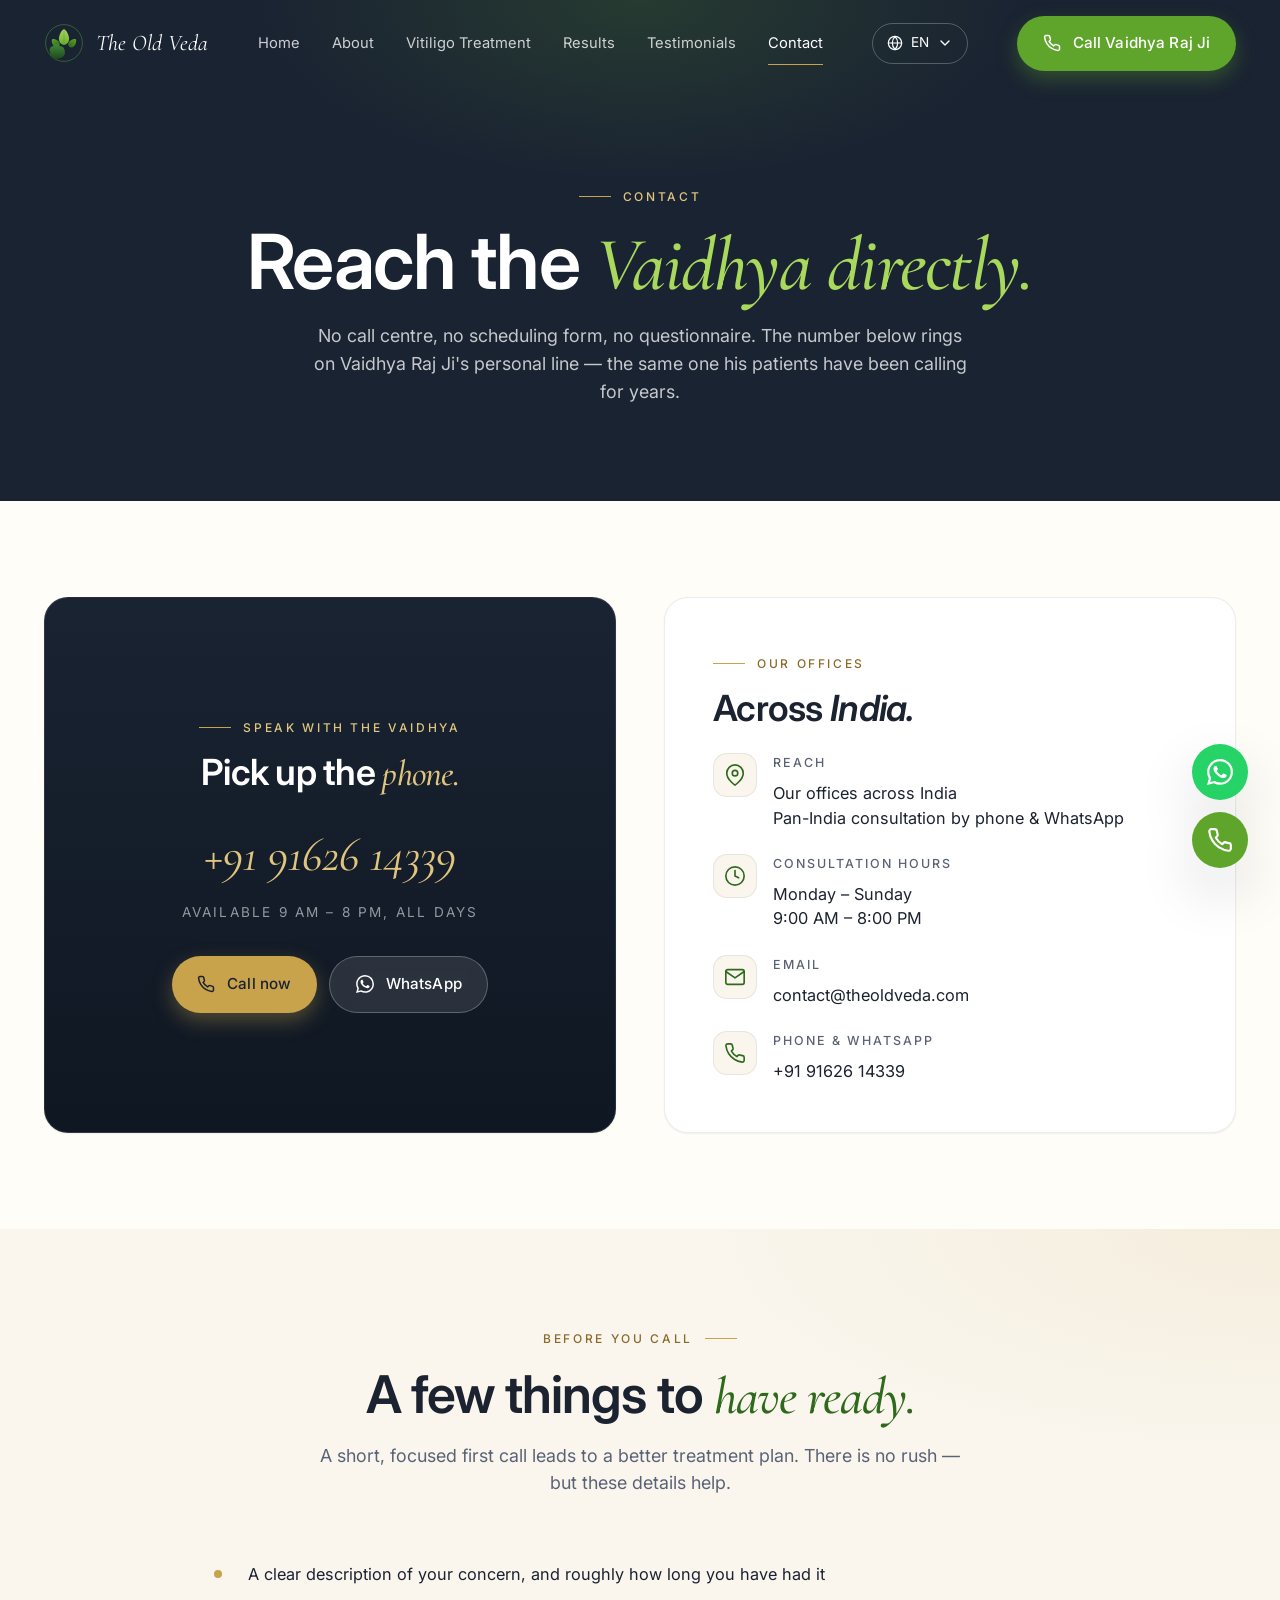
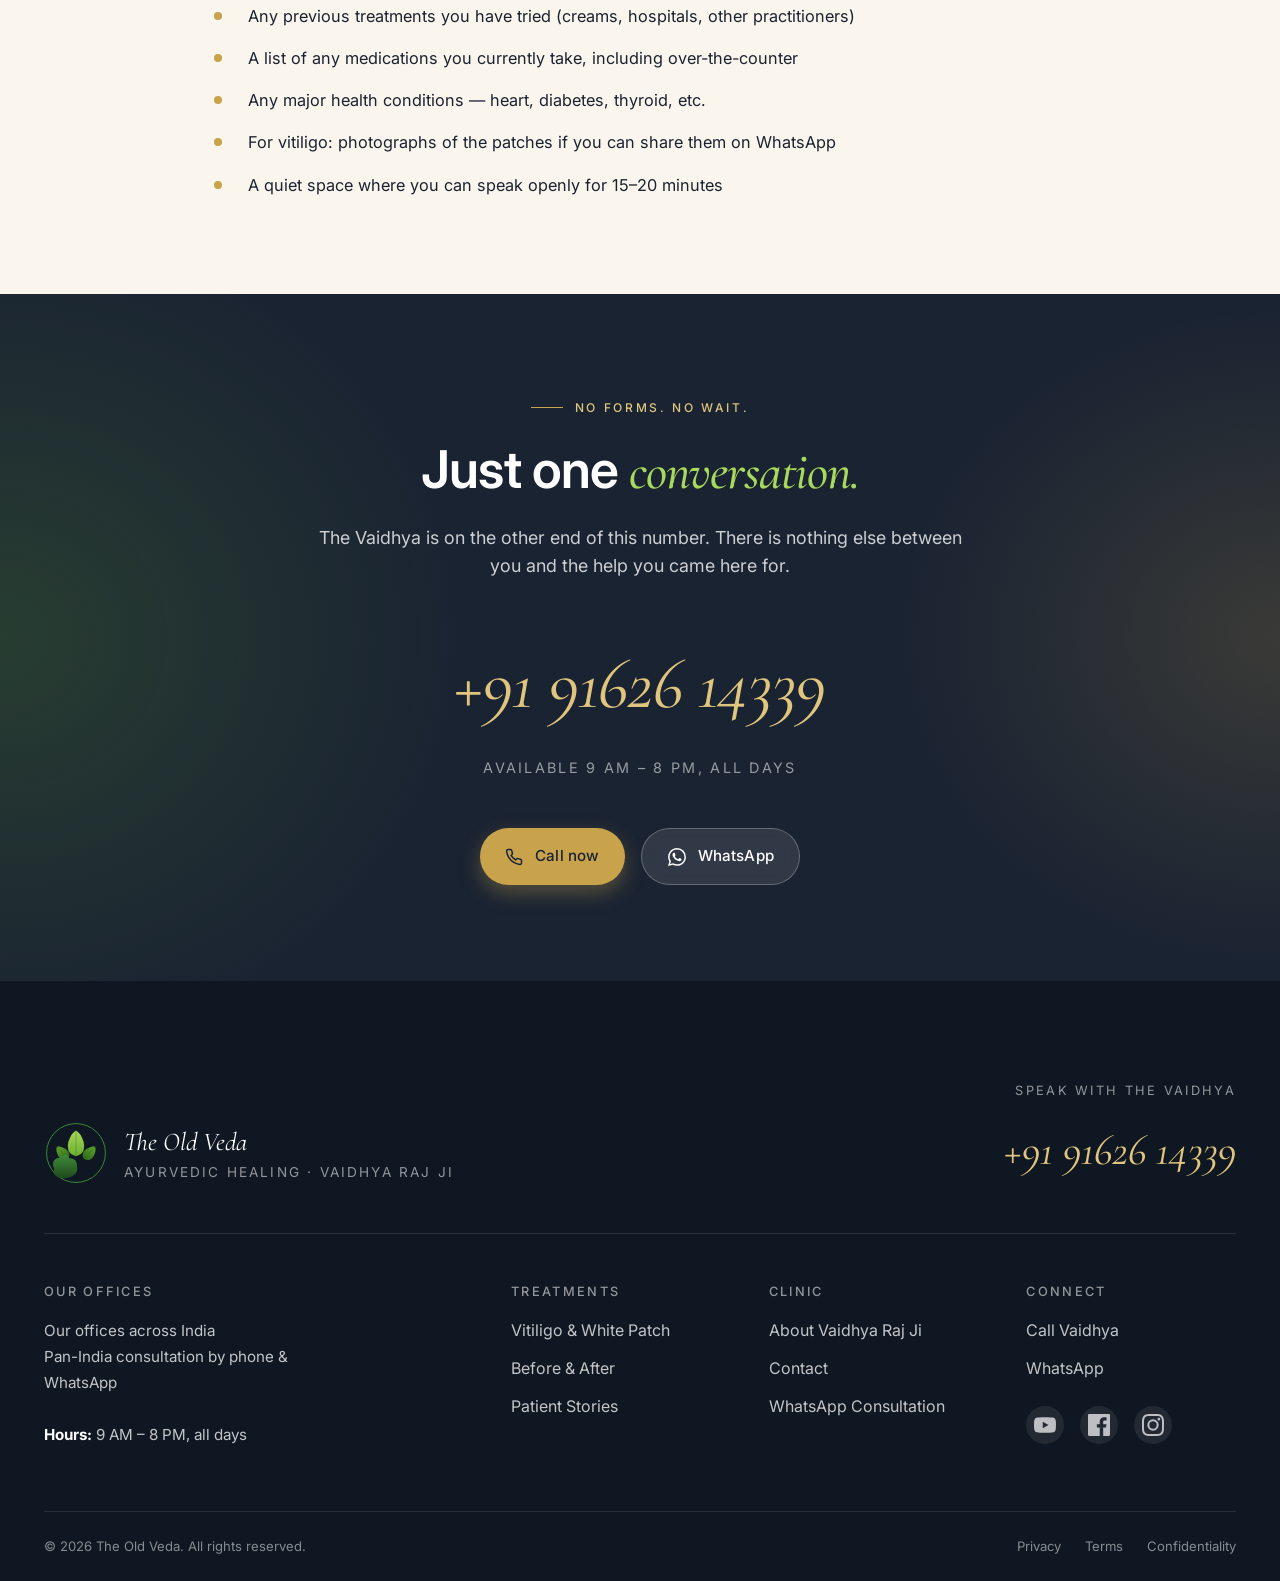
<file: contact.html>
<!DOCTYPE html>
<html lang="en">
<head>
<meta charset="UTF-8">
<meta name="viewport" content="width=device-width, initial-scale=1.0, viewport-fit=cover">
<title>Contact Vaidhya Raj Ji — The Old Veda</title>
<meta name="description" content="Reach Vaidhya Raj Ji directly — phone, WhatsApp, and consultation hours. The Old Veda Ayurvedic practice, with offices across India.">
<link rel="preconnect" href="https://fonts.googleapis.com">
<link rel="preconnect" href="https://fonts.gstatic.com" crossorigin>
<link href="https://fonts.googleapis.com/css2?family=Inter:wght@300;400;500;600;700&family=Cormorant+Garamond:ital,wght@0,400;0,500;0,600;1,400;1,500;1,600&display=swap" rel="stylesheet">
<link rel="icon" type="image/svg+xml" href="assets/logo/mark.svg">
<link rel="stylesheet" href="css/styles.css">
</head>
<body>

<header class="site-header">
  <div class="site-header__inner">
    <a href="index.html" class="brand" aria-label="The Old Veda — Home">
      <img src="assets/logo/mark.svg" alt="" class="brand__mark">
      <span class="brand__name">The Old Veda</span>
    </a>
    <nav class="nav" aria-label="Primary">
      <a href="index.html" data-i18n="nav.home">Home</a>
      <a href="about.html" data-i18n="nav.about">About</a>
      <a href="vitiligo.html" data-i18n="nav.vitiligo">Vitiligo Treatment</a>
      <a href="results.html" data-i18n="nav.results">Results</a>
      <a href="testimonials.html" data-i18n="nav.testimonials">Testimonials</a>
      <a href="contact.html" data-i18n="nav.contact">Contact</a>
    </nav>
    <div class="lang-switcher">
      <button class="lang-trigger" type="button" aria-haspopup="listbox" aria-expanded="false" aria-label="Choose language" data-i18n-attr="aria-label:lang.choose">
        <svg viewBox="0 0 24 24" fill="none" stroke="currentColor" stroke-width="1.8" stroke-linecap="round" stroke-linejoin="round"><circle cx="12" cy="12" r="10"/><line x1="2" y1="12" x2="22" y2="12"/><path d="M12 2a15.3 15.3 0 0 1 4 10 15.3 15.3 0 0 1-4 10 15.3 15.3 0 0 1-4-10 15.3 15.3 0 0 1 4-10z"/></svg>
        <span data-current-lang>EN</span>
        <svg class="lang-trigger__chev" viewBox="0 0 24 24" fill="none" stroke="currentColor" stroke-width="2" stroke-linecap="round" stroke-linejoin="round"><polyline points="6 9 12 15 18 9"/></svg>
      </button>
      <ul class="lang-menu" role="listbox"></ul>
    </div>
    <a href="tel:+919162614339" class="btn btn-primary header-cta-desktop">
      <svg viewBox="0 0 24 24" fill="none" stroke="currentColor" stroke-width="2" stroke-linecap="round" stroke-linejoin="round"><path d="M22 16.92v3a2 2 0 0 1-2.18 2 19.79 19.79 0 0 1-8.63-3.07 19.5 19.5 0 0 1-6-6 19.79 19.79 0 0 1-3.07-8.67A2 2 0 0 1 4.11 2h3a2 2 0 0 1 2 1.72 12.84 12.84 0 0 0 .7 2.81 2 2 0 0 1-.45 2.11L8.09 9.91a16 16 0 0 0 6 6l1.27-1.27a2 2 0 0 1 2.11-.45 12.84 12.84 0 0 0 2.81.7A2 2 0 0 1 22 16.92z"/></svg>
      <span data-i18n="header.callDoctor">Call Vaidhya Raj Ji</span>
    </a>
    <button class="nav-toggle" aria-label="Open menu" aria-expanded="false">
      <svg viewBox="0 0 24 24" fill="none" stroke="currentColor" stroke-width="2" stroke-linecap="round" stroke-linejoin="round"><line x1="3" y1="6" x2="21" y2="6"/><line x1="3" y1="12" x2="21" y2="12"/><line x1="3" y1="18" x2="21" y2="18"/></svg>
    </button>
  </div>
</header>

<section class="page-hero">
  <div class="page-hero__inner reveal">
    <span class="eyebrow">Contact</span>
    <h1 class="h-display">Reach the <em>Vaidhya directly.</em></h1>
    <p class="lede">No call centre, no scheduling form, no questionnaire. The number below rings on Vaidhya Raj Ji's personal line — the same one his patients have been calling for years.</p>
  </div>
</section>

<section>
  <div class="container">
    <div class="contact-grid">

      <div class="contact-card contact-card--dark reveal">
        <span class="eyebrow" style="color: var(--c-gold-soft); justify-content:center;">Speak with the Vaidhya</span>
        <h3 class="h-2" style="margin-top: 1rem;">Pick up the <em>phone.</em></h3>
        <a href="tel:+919162614339" class="contact-phone">+91 91626 14339</a>
        <span class="contact-sub">Available 9 AM – 8 PM, all days</span>
        <div class="contact-buttons">
          <a href="tel:+919162614339" class="btn btn-gold">
            <svg viewBox="0 0 24 24" fill="none" stroke="currentColor" stroke-width="2" stroke-linecap="round" stroke-linejoin="round"><path d="M22 16.92v3a2 2 0 0 1-2.18 2 19.79 19.79 0 0 1-8.63-3.07 19.5 19.5 0 0 1-6-6 19.79 19.79 0 0 1-3.07-8.67A2 2 0 0 1 4.11 2h3a2 2 0 0 1 2 1.72 12.84 12.84 0 0 0 .7 2.81 2 2 0 0 1-.45 2.11L8.09 9.91a16 16 0 0 0 6 6l1.27-1.27a2 2 0 0 1 2.11-.45 12.84 12.84 0 0 0 2.81.7A2 2 0 0 1 22 16.92z"/></svg>
            Call now
          </a>
          <a href="https://wa.me/919162614339" target="_blank" rel="noopener" class="btn btn-light">
            <svg viewBox="0 0 24 24" fill="currentColor"><path d="M17.472 14.382c-.297-.149-1.758-.867-2.03-.967-.273-.099-.471-.148-.67.15-.197.297-.767.966-.94 1.164-.173.199-.347.223-.644.075-.297-.15-1.255-.463-2.39-1.475-.883-.788-1.48-1.761-1.653-2.059-.173-.297-.018-.458.13-.606.134-.133.298-.347.446-.52.149-.174.198-.298.298-.497.099-.198.05-.371-.025-.52-.075-.149-.669-1.612-.916-2.207-.242-.579-.487-.5-.669-.51l-.57-.01c-.198 0-.52.074-.792.372s-1.04 1.016-1.04 2.479 1.065 2.876 1.213 3.074c.149.198 2.096 3.2 5.077 4.487.709.306 1.262.489 1.694.625.712.227 1.36.195 1.871.118.571-.085 1.758-.719 2.006-1.413.248-.694.248-1.289.173-1.413-.074-.124-.272-.198-.57-.347m-5.421 7.403h-.004a9.87 9.87 0 0 1-5.031-1.378l-.361-.214-3.741.982.998-3.648-.235-.374a9.86 9.86 0 0 1-1.51-5.26c.001-5.45 4.436-9.884 9.888-9.884 2.64 0 5.122 1.03 6.988 2.898a9.825 9.825 0 0 1 2.893 6.994c-.003 5.45-4.437 9.884-9.885 9.884m8.413-18.297A11.815 11.815 0 0 0 12.05 0C5.495 0 .16 5.335.157 11.892c0 2.096.547 4.142 1.588 5.945L.057 24l6.305-1.654a11.882 11.882 0 0 0 5.683 1.448h.005c6.554 0 11.89-5.335 11.893-11.893a11.821 11.821 0 0 0-3.48-8.413"/></svg>
            WhatsApp
          </a>
        </div>
      </div>

      <div class="contact-card reveal">
        <span class="eyebrow">Our Offices</span>
        <h3 class="h-2" style="margin-top: 1rem;">Across <em>India.</em></h3>
        <ul class="contact-list">
          <li>
            <div class="contact-list__icon">
              <svg viewBox="0 0 24 24" fill="none" stroke="currentColor" stroke-width="1.8" stroke-linecap="round" stroke-linejoin="round"><path d="M21 10c0 7-9 13-9 13s-9-6-9-13a9 9 0 0 1 18 0z"/><circle cx="12" cy="10" r="3"/></svg>
            </div>
            <div>
              <h5>Reach</h5>
              <p>Our offices across India<br>Pan-India consultation by phone &amp; WhatsApp</p>
            </div>
          </li>
          <li>
            <div class="contact-list__icon">
              <svg viewBox="0 0 24 24" fill="none" stroke="currentColor" stroke-width="1.8" stroke-linecap="round" stroke-linejoin="round"><circle cx="12" cy="12" r="10"/><path d="M12 6v6l4 2"/></svg>
            </div>
            <div>
              <h5>Consultation Hours</h5>
              <p>Monday – Sunday<br>9:00 AM – 8:00 PM</p>
            </div>
          </li>
          <li>
            <div class="contact-list__icon">
              <svg viewBox="0 0 24 24" fill="none" stroke="currentColor" stroke-width="1.8" stroke-linecap="round" stroke-linejoin="round"><path d="M4 4h16c1.1 0 2 .9 2 2v12c0 1.1-.9 2-2 2H4c-1.1 0-2-.9-2-2V6c0-1.1.9-2 2-2z"/><polyline points="22,6 12,13 2,6"/></svg>
            </div>
            <div>
              <h5>Email</h5>
              <p><a href="mailto:contact@theoldveda.com">contact@theoldveda.com</a></p>
            </div>
          </li>
          <li>
            <div class="contact-list__icon">
              <svg viewBox="0 0 24 24" fill="none" stroke="currentColor" stroke-width="1.8" stroke-linecap="round" stroke-linejoin="round"><path d="M22 16.92v3a2 2 0 0 1-2.18 2 19.79 19.79 0 0 1-8.63-3.07 19.5 19.5 0 0 1-6-6 19.79 19.79 0 0 1-3.07-8.67A2 2 0 0 1 4.11 2h3a2 2 0 0 1 2 1.72 12.84 12.84 0 0 0 .7 2.81 2 2 0 0 1-.45 2.11L8.09 9.91a16 16 0 0 0 6 6l1.27-1.27a2 2 0 0 1 2.11-.45 12.84 12.84 0 0 0 2.81.7A2 2 0 0 1 22 16.92z"/></svg>
            </div>
            <div>
              <h5>Phone &amp; WhatsApp</h5>
              <p><a href="tel:+919162614339">+91 91626 14339</a></p>
            </div>
          </li>
        </ul>
      </div>

    </div>

  </div>
</section>

<section class="story">
  <div class="container">
    <div class="section-head reveal">
      <span class="eyebrow">Before You Call</span>
      <h2 class="h-1">A few things to <em>have ready.</em></h2>
      <p class="lede">A short, focused first call leads to a better treatment plan. There is no rush — but these details help.</p>
    </div>
    <div class="container-narrow">
      <ul class="bullet-list reveal">
        <li>A clear description of your concern, and roughly how long you have had it</li>
        <li>Any previous treatments you have tried (creams, hospitals, other practitioners)</li>
        <li>A list of any medications you currently take, including over-the-counter</li>
        <li>Any major health conditions — heart, diabetes, thyroid, etc.</li>
        <li>For vitiligo: photographs of the patches if you can share them on WhatsApp</li>
        <li>A quiet space where you can speak openly for 15–20 minutes</li>
      </ul>
    </div>
  </div>
</section>

<section class="cta-band">
  <div class="cta-band__inner reveal">
    <span class="eyebrow" style="color: var(--c-gold-soft); justify-content:center;">No Forms. No Wait.</span>
    <h2 class="h-1" style="margin-top: 1.5rem;">Just one <em>conversation.</em></h2>
    <p class="lede" style="color: rgba(255,255,255,0.78);">The Vaidhya is on the other end of this number. There is nothing else between you and the help you came here for.</p>
    <a href="tel:+919162614339" class="cta-band__phone">+91 91626 14339</a>
    <span class="cta-band__sub">Available 9 AM – 8 PM, all days</span>
    <div class="cta-band__buttons">
      <a href="tel:+919162614339" class="btn btn-gold">
        <svg viewBox="0 0 24 24" fill="none" stroke="currentColor" stroke-width="2" stroke-linecap="round" stroke-linejoin="round"><path d="M22 16.92v3a2 2 0 0 1-2.18 2 19.79 19.79 0 0 1-8.63-3.07 19.5 19.5 0 0 1-6-6 19.79 19.79 0 0 1-3.07-8.67A2 2 0 0 1 4.11 2h3a2 2 0 0 1 2 1.72 12.84 12.84 0 0 0 .7 2.81 2 2 0 0 1-.45 2.11L8.09 9.91a16 16 0 0 0 6 6l1.27-1.27a2 2 0 0 1 2.11-.45 12.84 12.84 0 0 0 2.81.7A2 2 0 0 1 22 16.92z"/></svg>
        Call now
      </a>
      <a href="https://wa.me/919162614339" target="_blank" rel="noopener" class="btn btn-light">
        <svg viewBox="0 0 24 24" fill="currentColor"><path d="M17.472 14.382c-.297-.149-1.758-.867-2.03-.967-.273-.099-.471-.148-.67.15-.197.297-.767.966-.94 1.164-.173.199-.347.223-.644.075-.297-.15-1.255-.463-2.39-1.475-.883-.788-1.48-1.761-1.653-2.059-.173-.297-.018-.458.13-.606.134-.133.298-.347.446-.52.149-.174.198-.298.298-.497.099-.198.05-.371-.025-.52-.075-.149-.669-1.612-.916-2.207-.242-.579-.487-.5-.669-.51l-.57-.01c-.198 0-.52.074-.792.372s-1.04 1.016-1.04 2.479 1.065 2.876 1.213 3.074c.149.198 2.096 3.2 5.077 4.487.709.306 1.262.489 1.694.625.712.227 1.36.195 1.871.118.571-.085 1.758-.719 2.006-1.413.248-.694.248-1.289.173-1.413-.074-.124-.272-.198-.57-.347m-5.421 7.403h-.004a9.87 9.87 0 0 1-5.031-1.378l-.361-.214-3.741.982.998-3.648-.235-.374a9.86 9.86 0 0 1-1.51-5.26c.001-5.45 4.436-9.884 9.888-9.884 2.64 0 5.122 1.03 6.988 2.898a9.825 9.825 0 0 1 2.893 6.994c-.003 5.45-4.437 9.884-9.885 9.884m8.413-18.297A11.815 11.815 0 0 0 12.05 0C5.495 0 .16 5.335.157 11.892c0 2.096.547 4.142 1.588 5.945L.057 24l6.305-1.654a11.882 11.882 0 0 0 5.683 1.448h.005c6.554 0 11.89-5.335 11.893-11.893a11.821 11.821 0 0 0-3.48-8.413"/></svg>
        WhatsApp
      </a>
    </div>
  </div>
</section>

<footer class="site-footer">
  <div class="container">
    <div class="site-footer__top">
      <div>
        <div class="site-footer__brand">
          <img src="assets/logo/mark.svg" alt="" class="site-footer__brand-mark">
          <div>
            <div class="site-footer__brand-name">The Old Veda</div>
            <div class="site-footer__brand-tag">Ayurvedic Healing · Vaidhya Raj Ji</div>
          </div>
        </div>
      </div>
      <div class="site-footer__phone-block">
        <span class="site-footer__phone-label">Speak with the Vaidhya</span>
        <a href="tel:+919162614339" class="site-footer__phone">+91 91626 14339</a>
      </div>
    </div>
    <div class="site-footer__cols">
      <div>
        <h5>Our Offices</h5>
        <p class="site-footer__address">Our offices across India<br>Pan-India consultation by phone &amp; WhatsApp<br><br><strong style="color:white">Hours:</strong> 9 AM – 8 PM, all days</p>
      </div>
      <div>
        <h5>Treatments</h5>
        <ul>
          <li><a href="vitiligo.html">Vitiligo &amp; White Patch</a></li>
          <li><a href="results.html">Before &amp; After</a></li>
          <li><a href="testimonials.html">Patient Stories</a></li>
        </ul>
      </div>
      <div>
        <h5>Clinic</h5>
        <ul>
          <li><a href="about.html">About Vaidhya Raj Ji</a></li>
          <li><a href="contact.html">Contact</a></li>
          <li><a href="https://wa.me/919162614339">WhatsApp Consultation</a></li>
        </ul>
      </div>
      <div>
        <h5>Connect</h5>
        <ul>
          <li><a href="tel:+919162614339">Call Vaidhya</a></li>
          <li><a href="https://wa.me/919162614339">WhatsApp</a></li>
        </ul>
        <ul class="site-footer__social" aria-label="Social media">
          <li><a href="https://youtube.com/shorts/igDhGKVQsH4?si=Vp679j_07VCG8ccu" target="_blank" rel="noopener" aria-label="YouTube">
            <svg viewBox="0 0 24 24" fill="currentColor" width="22" height="22"><path d="M23.498 6.186a2.997 2.997 0 0 0-2.11-2.117C19.566 3.5 12 3.5 12 3.5s-7.566 0-9.388.569A2.997 2.997 0 0 0 .502 6.186C0 8.01 0 12 0 12s0 3.99.502 5.814a2.997 2.997 0 0 0 2.11 2.117C4.434 20.5 12 20.5 12 20.5s7.566 0 9.388-.569a2.997 2.997 0 0 0 2.11-2.117C24 15.99 24 12 24 12s0-3.99-.502-5.814zM9.546 15.568V8.432L15.818 12l-6.272 3.568z"/></svg>
          </a></li>
          <li><a href="https://www.facebook.com/share/1Frb1HCTSL/" target="_blank" rel="noopener" aria-label="Facebook">
            <svg viewBox="0 0 24 24" fill="currentColor" width="22" height="22"><path d="M22.675 0H1.325C.593 0 0 .593 0 1.325v21.351C0 23.407.593 24 1.325 24H12.82V14.706h-3.13v-3.622h3.13V8.413c0-3.1 1.893-4.788 4.659-4.788 1.325 0 2.464.099 2.795.143v3.24l-1.918.001c-1.504 0-1.795.715-1.795 1.763v2.313h3.587l-.467 3.622h-3.12V24h6.116c.73 0 1.323-.593 1.323-1.325V1.325C24 .593 23.407 0 22.675 0z"/></svg>
          </a></li>
          <li><a href="https://www.instagram.com/theoldveda?igsh=MTI1OGV3b2M5b3lvYg%3D%3D&utm_source=qr" target="_blank" rel="noopener" aria-label="Instagram">
            <svg viewBox="0 0 24 24" fill="currentColor" width="22" height="22"><path d="M12 2.163c3.204 0 3.584.012 4.85.07 3.252.148 4.771 1.691 4.919 4.919.058 1.265.069 1.645.069 4.849 0 3.205-.012 3.584-.069 4.849-.149 3.225-1.664 4.771-4.919 4.919-1.266.058-1.644.07-4.85.07-3.204 0-3.584-.012-4.849-.07-3.26-.149-4.771-1.699-4.919-4.92-.058-1.265-.07-1.644-.07-4.849 0-3.204.013-3.583.07-4.849.149-3.227 1.664-4.771 4.919-4.919 1.266-.057 1.645-.069 4.849-.069zm0-2.163C8.741 0 8.333.014 7.053.072 2.695.272.273 2.69.073 7.052.014 8.333 0 8.741 0 12c0 3.259.014 3.668.072 4.948.2 4.358 2.618 6.78 6.98 6.98C8.333 23.986 8.741 24 12 24c3.259 0 3.668-.014 4.948-.072 4.354-.2 6.782-2.618 6.979-6.98.059-1.28.073-1.689.073-4.948 0-3.259-.014-3.667-.072-4.947-.196-4.354-2.617-6.78-6.979-6.98C15.668.014 15.259 0 12 0zm0 5.838a6.162 6.162 0 1 0 0 12.324 6.162 6.162 0 0 0 0-12.324zM12 16a4 4 0 1 1 0-8 4 4 0 0 1 0 8zm6.406-11.845a1.44 1.44 0 1 0 0 2.881 1.44 1.44 0 0 0 0-2.881z"/></svg>
          </a></li>
      </div>
    </div>
    <div class="site-footer__bottom">
      <span>© 2026 The Old Veda. All rights reserved.</span>
      <div class="site-footer__legal">
        <a href="#">Privacy</a>
        <a href="#">Terms</a>
        <a href="#">Confidentiality</a>
      </div>
    </div>
  </div>
</footer>

<div class="sticky-cta">
  <a href="https://wa.me/919162614339" class="whatsapp" aria-label="WhatsApp" target="_blank" rel="noopener">
    <svg viewBox="0 0 24 24" fill="currentColor"><path d="M17.472 14.382c-.297-.149-1.758-.867-2.03-.967-.273-.099-.471-.148-.67.15-.197.297-.767.966-.94 1.164-.173.199-.347.223-.644.075-.297-.15-1.255-.463-2.39-1.475-.883-.788-1.48-1.761-1.653-2.059-.173-.297-.018-.458.13-.606.134-.133.298-.347.446-.52.149-.174.198-.298.298-.497.099-.198.05-.371-.025-.52-.075-.149-.669-1.612-.916-2.207-.242-.579-.487-.5-.669-.51l-.57-.01c-.198 0-.52.074-.792.372s-1.04 1.016-1.04 2.479 1.065 2.876 1.213 3.074c.149.198 2.096 3.2 5.077 4.487.709.306 1.262.489 1.694.625.712.227 1.36.195 1.871.118.571-.085 1.758-.719 2.006-1.413.248-.694.248-1.289.173-1.413-.074-.124-.272-.198-.57-.347m-5.421 7.403h-.004a9.87 9.87 0 0 1-5.031-1.378l-.361-.214-3.741.982.998-3.648-.235-.374a9.86 9.86 0 0 1-1.51-5.26c.001-5.45 4.436-9.884 9.888-9.884 2.64 0 5.122 1.03 6.988 2.898a9.825 9.825 0 0 1 2.893 6.994c-.003 5.45-4.437 9.884-9.885 9.884m8.413-18.297A11.815 11.815 0 0 0 12.05 0C5.495 0 .16 5.335.157 11.892c0 2.096.547 4.142 1.588 5.945L.057 24l6.305-1.654a11.882 11.882 0 0 0 5.683 1.448h.005c6.554 0 11.89-5.335 11.893-11.893a11.821 11.821 0 0 0-3.48-8.413"/></svg>
  </a>
  <a href="tel:+919162614339" class="call" aria-label="Call">
    <svg viewBox="0 0 24 24" fill="none" stroke="currentColor" stroke-width="2" stroke-linecap="round" stroke-linejoin="round"><path d="M22 16.92v3a2 2 0 0 1-2.18 2 19.79 19.79 0 0 1-8.63-3.07 19.5 19.5 0 0 1-6-6 19.79 19.79 0 0 1-3.07-8.67A2 2 0 0 1 4.11 2h3a2 2 0 0 1 2 1.72 12.84 12.84 0 0 0 .7 2.81 2 2 0 0 1-.45 2.11L8.09 9.91a16 16 0 0 0 6 6l1.27-1.27a2 2 0 0 1 2.11-.45 12.84 12.84 0 0 0 2.81.7A2 2 0 0 1 22 16.92z"/></svg>
  </a>
</div>

<script src="js/i18n.js"></script>
<script src="js/main.js"></script>
</body>
</html>
</file>
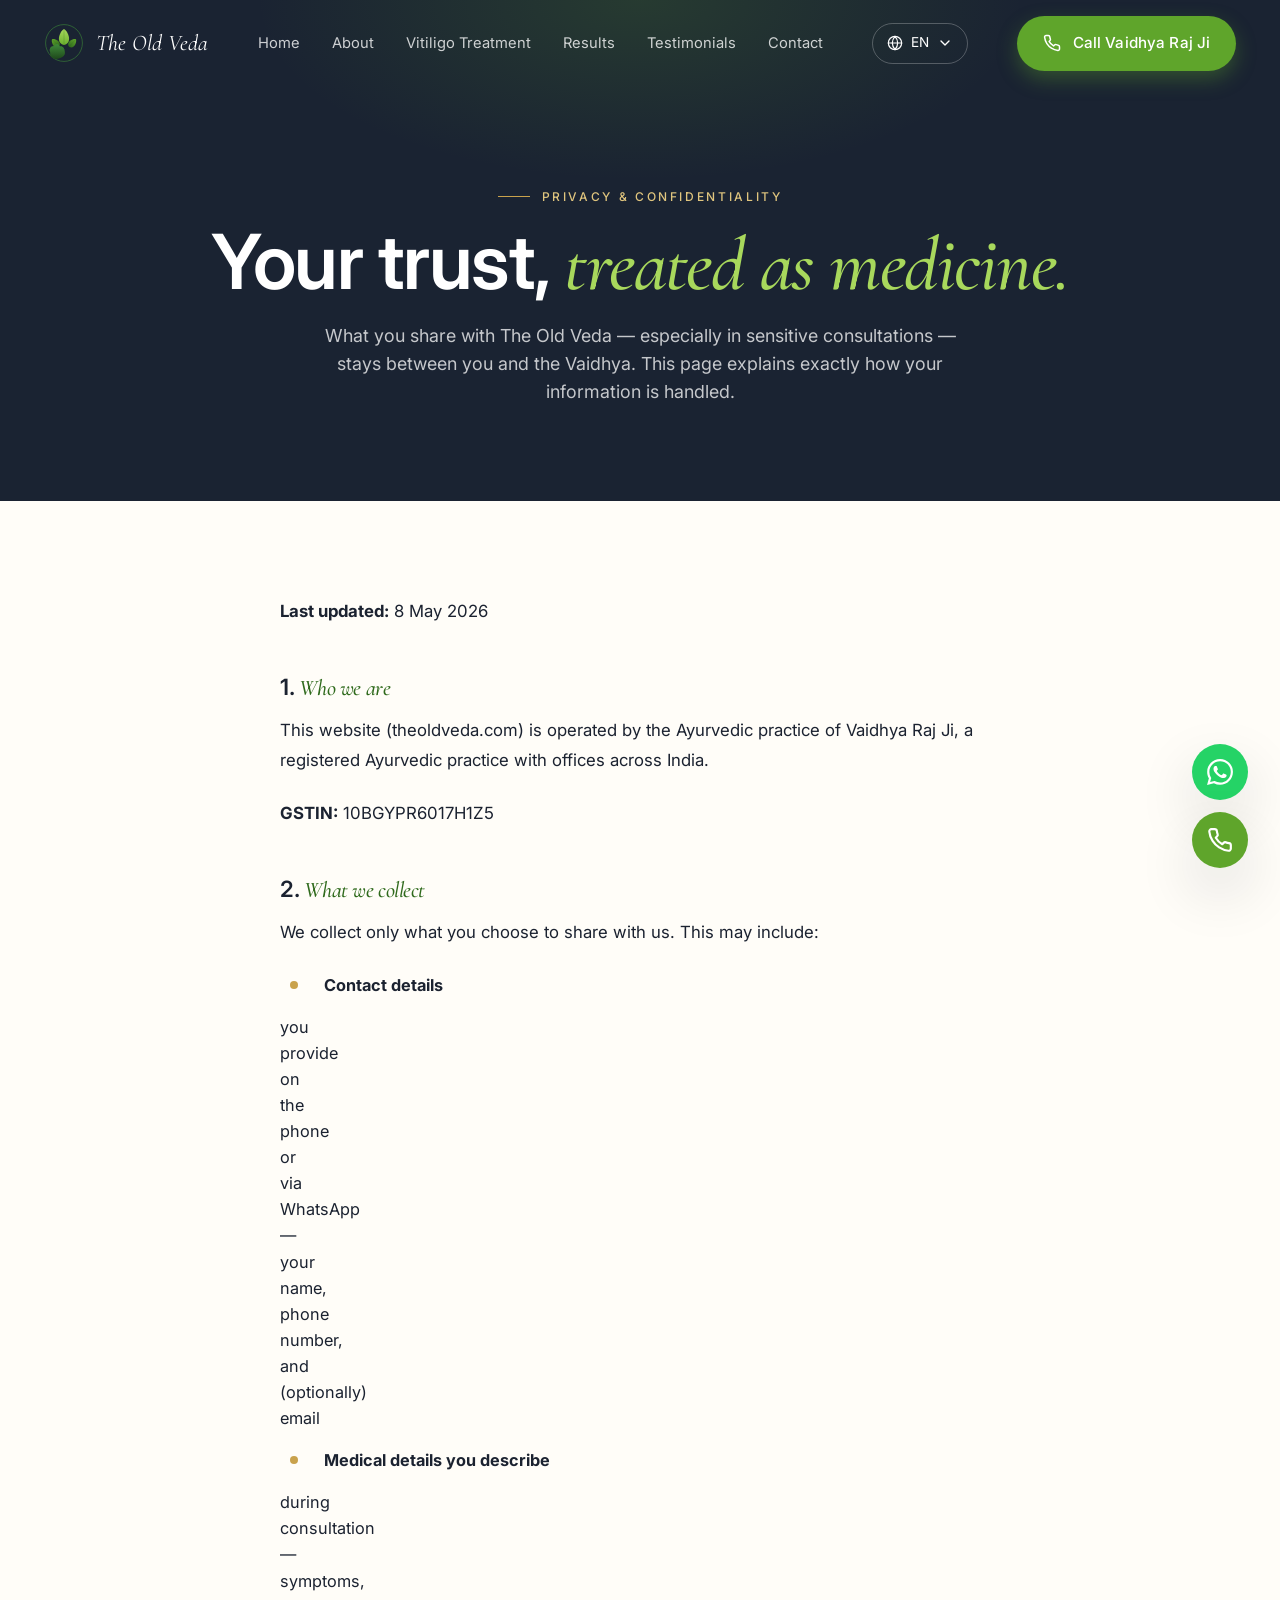
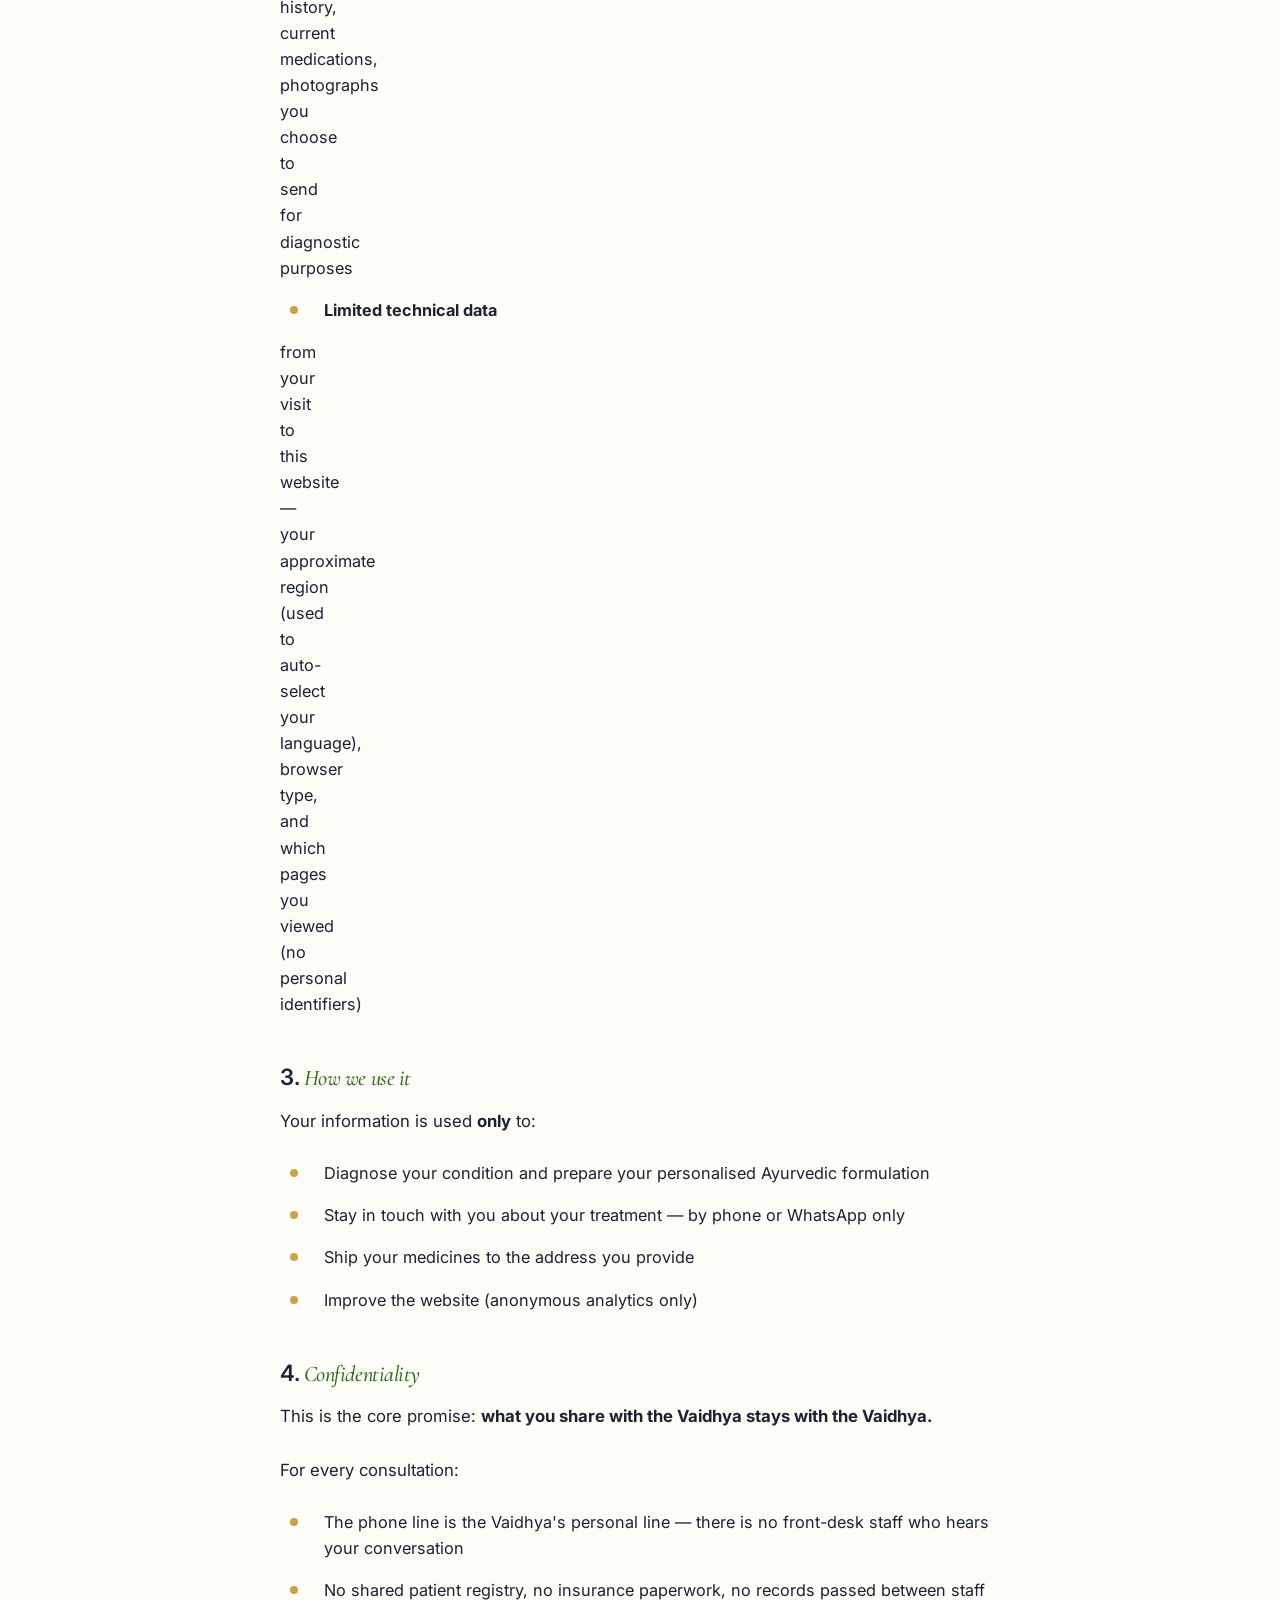
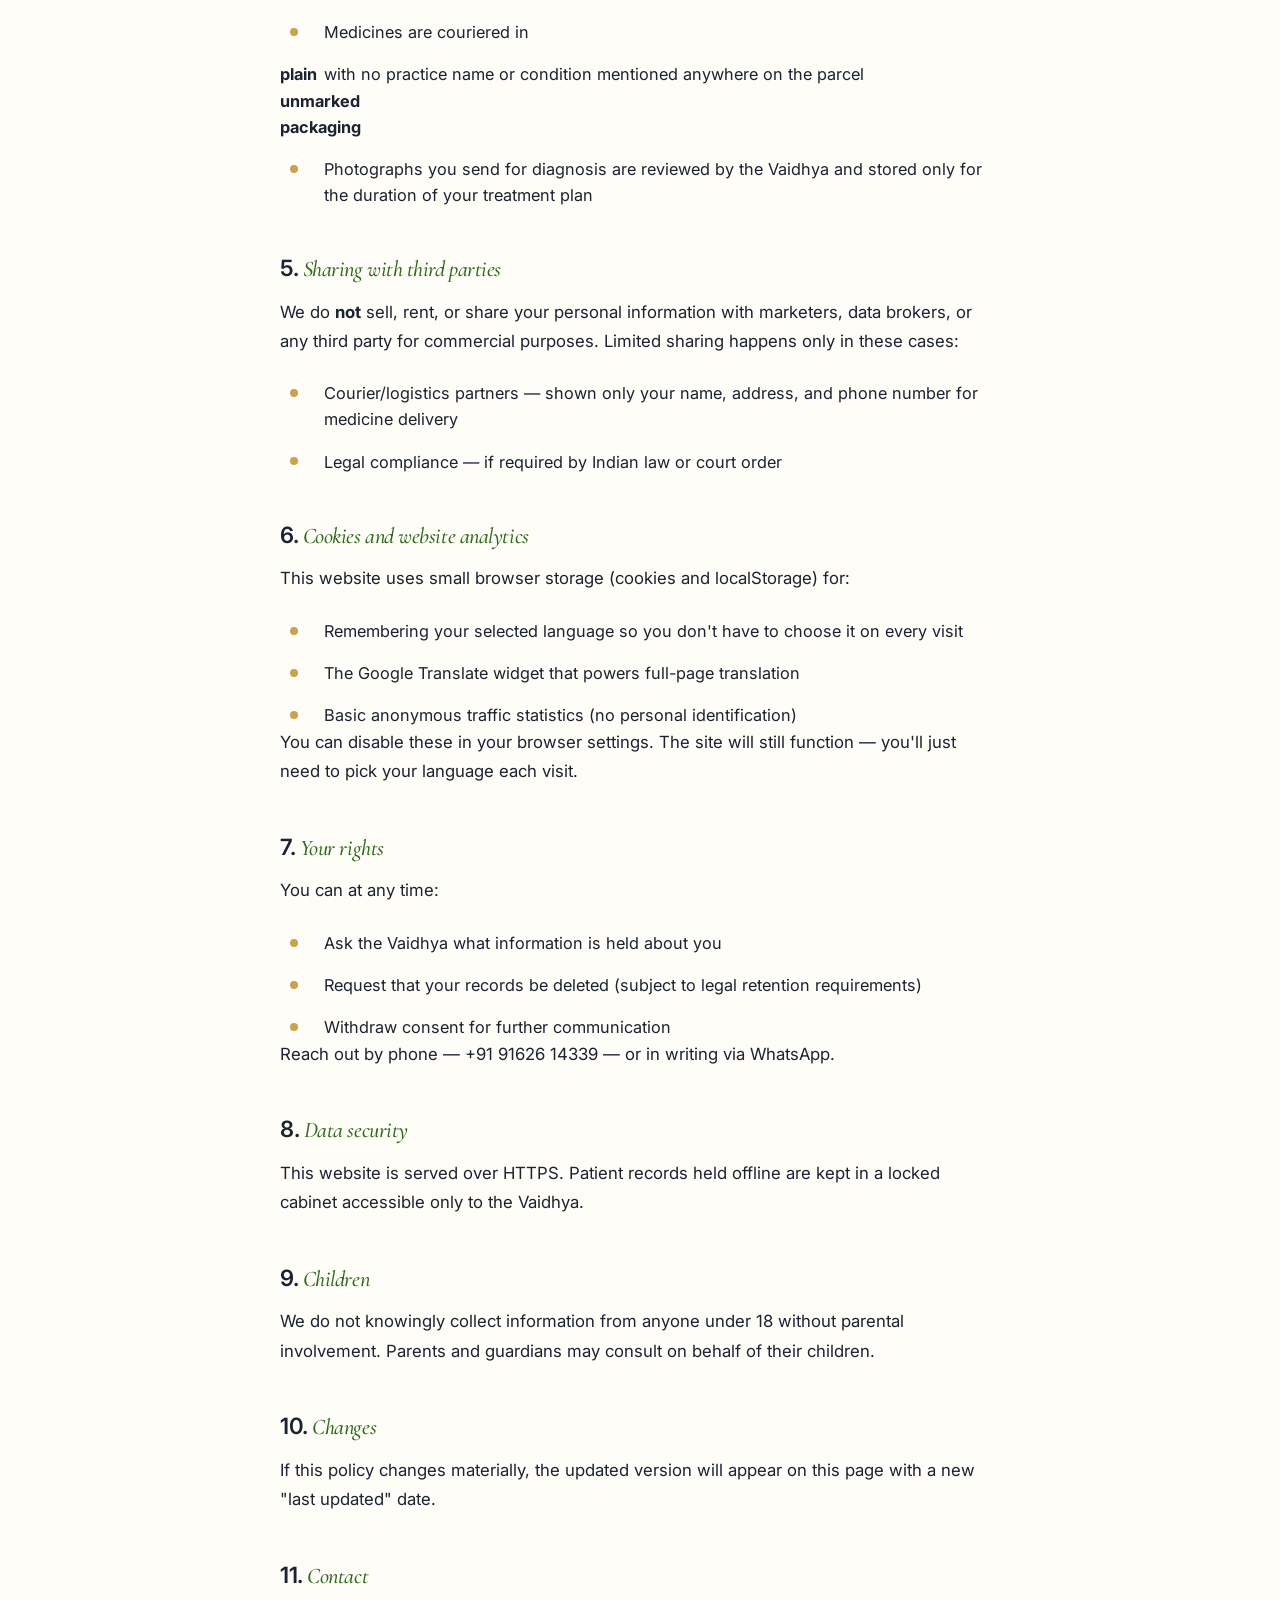
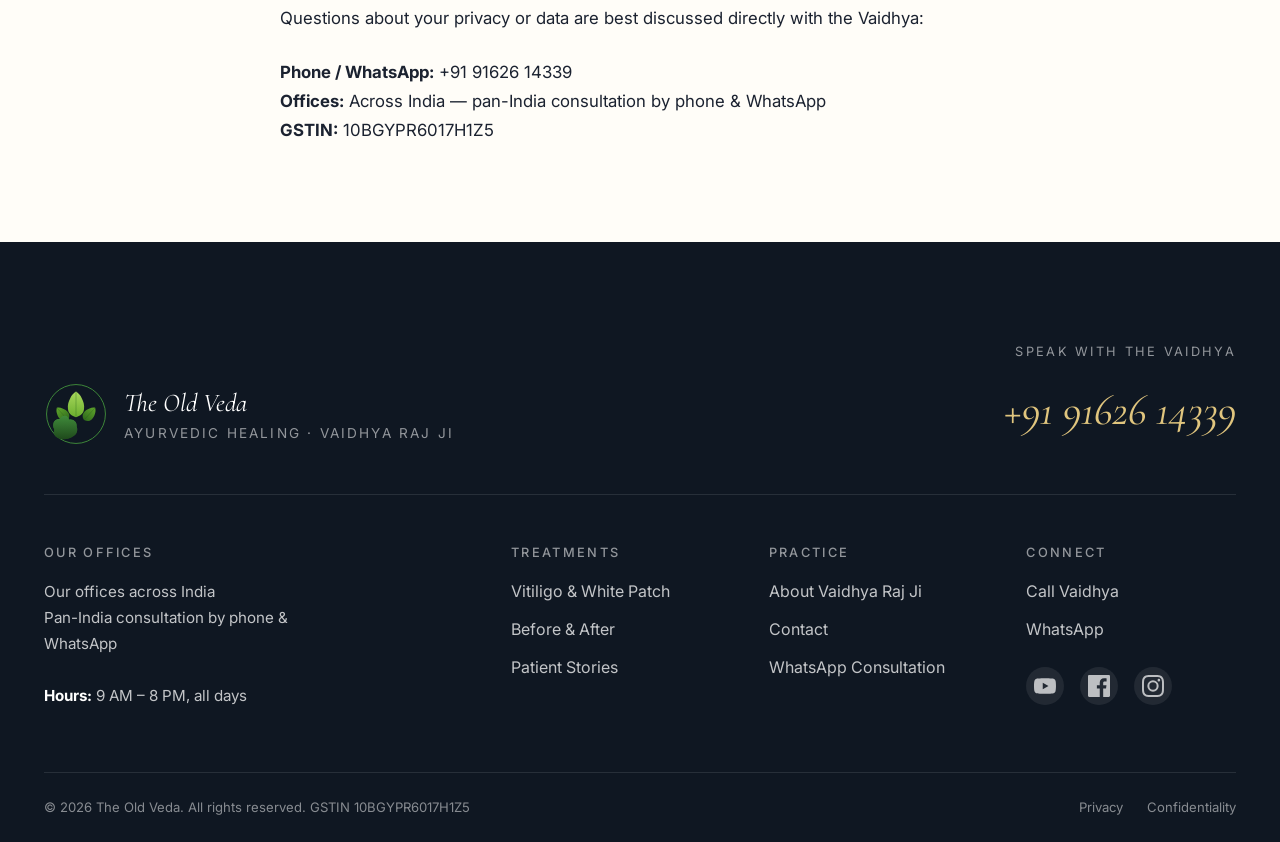
<file: privacy.html>
<!DOCTYPE html>
<html lang="en">
<head>
<meta charset="UTF-8">
<meta name="viewport" content="width=device-width, initial-scale=1.0, viewport-fit=cover">
<title>Privacy Policy — The Old Veda</title>
<meta name="description" content="How The Old Veda handles patient information, confidentiality, cookies, and data for our Ayurvedic vitiligo practice. GST 10BGYPR6017H1Z5.">
<meta name="robots" content="noindex,follow">
<link rel="canonical" href="https://theoldveda.com/privacy.html">
<link rel="preconnect" href="https://fonts.googleapis.com">
<link rel="preconnect" href="https://fonts.gstatic.com" crossorigin>
<link href="https://fonts.googleapis.com/css2?family=Inter:wght@300;400;500;600;700&family=Cormorant+Garamond:ital,wght@0,400;0,500;0,600;1,400;1,500;1,600&display=swap" rel="stylesheet">
<link rel="icon" type="image/svg+xml" href="assets/logo/mark.svg">
<link rel="apple-touch-icon" href="assets/logo/mark.svg">
<link rel="stylesheet" href="css/styles.css">
</head>
<body>

<header class="site-header">
  <div class="site-header__inner">
    <a href="index.html" class="brand" aria-label="The Old Veda — Home">
      <img src="assets/logo/mark.svg" alt="" class="brand__mark">
      <span class="brand__name notranslate">The Old Veda</span>
    </a>
    <nav class="nav" aria-label="Primary">
      <a href="index.html" data-i18n="nav.home">Home</a>
      <a href="about.html" data-i18n="nav.about">About</a>
      <a href="vitiligo.html" data-i18n="nav.vitiligo">Vitiligo Treatment</a>
      <a href="results.html" data-i18n="nav.results">Results</a>
      <a href="testimonials.html" data-i18n="nav.testimonials">Testimonials</a>
      <a href="contact.html" data-i18n="nav.contact">Contact</a>
    </nav>
    <div class="lang-switcher">
      <button class="lang-trigger" type="button" aria-haspopup="listbox" aria-expanded="false" aria-label="Choose language">
        <svg viewBox="0 0 24 24" fill="none" stroke="currentColor" stroke-width="1.8" stroke-linecap="round" stroke-linejoin="round"><circle cx="12" cy="12" r="10"/><line x1="2" y1="12" x2="22" y2="12"/><path d="M12 2a15.3 15.3 0 0 1 4 10 15.3 15.3 0 0 1-4 10 15.3 15.3 0 0 1-4-10 15.3 15.3 0 0 1 4-10z"/></svg>
        <span data-current-lang>EN</span>
        <svg class="lang-trigger__chev" viewBox="0 0 24 24" fill="none" stroke="currentColor" stroke-width="2" stroke-linecap="round" stroke-linejoin="round"><polyline points="6 9 12 15 18 9"/></svg>
      </button>
      <ul class="lang-menu" role="listbox"></ul>
    </div>
    <a href="tel:+919162614339" class="btn btn-primary header-cta-desktop">
      <svg viewBox="0 0 24 24" fill="none" stroke="currentColor" stroke-width="2" stroke-linecap="round" stroke-linejoin="round"><path d="M22 16.92v3a2 2 0 0 1-2.18 2 19.79 19.79 0 0 1-8.63-3.07 19.5 19.5 0 0 1-6-6 19.79 19.79 0 0 1-3.07-8.67A2 2 0 0 1 4.11 2h3a2 2 0 0 1 2 1.72 12.84 12.84 0 0 0 .7 2.81 2 2 0 0 1-.45 2.11L8.09 9.91a16 16 0 0 0 6 6l1.27-1.27a2 2 0 0 1 2.11-.45 12.84 12.84 0 0 0 2.81.7A2 2 0 0 1 22 16.92z"/></svg>
      <span data-i18n="header.callDoctor">Call Vaidhya Raj Ji</span>
    </a>
    <button class="nav-toggle" aria-label="Open menu" aria-expanded="false">
      <svg viewBox="0 0 24 24" fill="none" stroke="currentColor" stroke-width="2" stroke-linecap="round" stroke-linejoin="round"><line x1="3" y1="6" x2="21" y2="6"/><line x1="3" y1="12" x2="21" y2="12"/><line x1="3" y1="18" x2="21" y2="18"/></svg>
    </button>
  </div>
</header>

<section class="page-hero">
  <div class="page-hero__inner reveal">
    <span class="eyebrow">Privacy &amp; Confidentiality</span>
    <h1 class="h-display">Your trust, <em>treated as medicine.</em></h1>
    <p class="lede">What you share with The Old Veda — especially in sensitive consultations — stays between you and the Vaidhya. This page explains exactly how your information is handled.</p>
  </div>
</section>

<section>
  <div class="container container-narrow">
    <div class="prose reveal">

      <p><strong>Last updated:</strong> 8 May 2026</p>

      <h3>1. <em>Who we are</em></h3>
      <p>This website (theoldveda.com) is operated by the Ayurvedic practice of <span class="notranslate">Vaidhya Raj Ji</span>, a registered Ayurvedic practice with offices across India.</p>
      <p><strong>GSTIN:</strong> <span class="notranslate">10BGYPR6017H1Z5</span></p>

      <h3>2. <em>What we collect</em></h3>
      <p>We collect only what you choose to share with us. This may include:</p>
      <ul class="bullet-list" style="margin-top: var(--sp-4);">
        <li><strong>Contact details</strong> you provide on the phone or via WhatsApp — your name, phone number, and (optionally) email</li>
        <li><strong>Medical details you describe</strong> during consultation — symptoms, history, current medications, photographs you choose to send for diagnostic purposes</li>
        <li><strong>Limited technical data</strong> from your visit to this website — your approximate region (used to auto-select your language), browser type, and which pages you viewed (no personal identifiers)</li>
      </ul>

      <h3>3. <em>How we use it</em></h3>
      <p>Your information is used <strong>only</strong> to:</p>
      <ul class="bullet-list" style="margin-top: var(--sp-4);">
        <li>Diagnose your condition and prepare your personalised Ayurvedic formulation</li>
        <li>Stay in touch with you about your treatment — by phone or WhatsApp only</li>
        <li>Ship your medicines to the address you provide</li>
        <li>Improve the website (anonymous analytics only)</li>
      </ul>

      <h3>4. <em>Confidentiality</em></h3>
      <p>This is the core promise: <strong>what you share with the Vaidhya stays with the Vaidhya.</strong></p>
      <p>For every consultation:</p>
      <ul class="bullet-list" style="margin-top: var(--sp-4);">
        <li>The phone line is the Vaidhya's personal line — there is no front-desk staff who hears your conversation</li>
        <li>No shared patient registry, no insurance paperwork, no records passed between staff</li>
        <li>Medicines are couriered in <strong>plain unmarked packaging</strong> with no practice name or condition mentioned anywhere on the parcel</li>
        <li>Photographs you send for diagnosis are reviewed by the Vaidhya and stored only for the duration of your treatment plan</li>
      </ul>

      <h3>5. <em>Sharing with third parties</em></h3>
      <p>We do <strong>not</strong> sell, rent, or share your personal information with marketers, data brokers, or any third party for commercial purposes. Limited sharing happens only in these cases:</p>
      <ul class="bullet-list" style="margin-top: var(--sp-4);">
        <li>Courier/logistics partners — shown only your name, address, and phone number for medicine delivery</li>
        <li>Legal compliance — if required by Indian law or court order</li>
      </ul>

      <h3>6. <em>Cookies and website analytics</em></h3>
      <p>This website uses small browser storage (cookies and localStorage) for:</p>
      <ul class="bullet-list" style="margin-top: var(--sp-4);">
        <li>Remembering your selected language so you don't have to choose it on every visit</li>
        <li>The Google Translate widget that powers full-page translation</li>
        <li>Basic anonymous traffic statistics (no personal identification)</li>
      </ul>
      <p>You can disable these in your browser settings. The site will still function — you'll just need to pick your language each visit.</p>

      <h3>7. <em>Your rights</em></h3>
      <p>You can at any time:</p>
      <ul class="bullet-list" style="margin-top: var(--sp-4);">
        <li>Ask the Vaidhya what information is held about you</li>
        <li>Request that your records be deleted (subject to legal retention requirements)</li>
        <li>Withdraw consent for further communication</li>
      </ul>
      <p>Reach out by phone — <a href="tel:+919162614339" class="notranslate">+91 91626 14339</a> — or in writing via WhatsApp.</p>

      <h3>8. <em>Data security</em></h3>
      <p>This website is served over HTTPS. Patient records held offline are kept in a locked cabinet accessible only to the Vaidhya.</p>

      <h3>9. <em>Children</em></h3>
      <p>We do not knowingly collect information from anyone under 18 without parental involvement. Parents and guardians may consult on behalf of their children.</p>

      <h3>10. <em>Changes</em></h3>
      <p>If this policy changes materially, the updated version will appear on this page with a new "last updated" date.</p>

      <h3>11. <em>Contact</em></h3>
      <p>Questions about your privacy or data are best discussed directly with the Vaidhya:</p>
      <p>
        <strong>Phone / WhatsApp:</strong> <a href="tel:+919162614339" class="notranslate">+91 91626 14339</a><br>
        <strong>Offices:</strong> Across India — pan-India consultation by phone &amp; WhatsApp<br>
        <strong>GSTIN:</strong> <span class="notranslate">10BGYPR6017H1Z5</span>
      </p>

    </div>
  </div>
</section>

<footer class="site-footer">
  <div class="container">
    <div class="site-footer__top">
      <div>
        <div class="site-footer__brand">
          <img src="assets/logo/mark.svg" alt="" class="site-footer__brand-mark">
          <div>
            <div class="site-footer__brand-name notranslate">The Old Veda</div>
            <div class="site-footer__brand-tag">Ayurvedic Healing · Vaidhya Raj Ji</div>
          </div>
        </div>
      </div>
      <div class="site-footer__phone-block">
        <span class="site-footer__phone-label">Speak with the Vaidhya</span>
        <a href="tel:+919162614339" class="site-footer__phone notranslate">+91 91626 14339</a>
      </div>
    </div>
    <div class="site-footer__cols">
      <div>
        <h5>Our Offices</h5>
        <p class="site-footer__address">Our offices across India<br>Pan-India consultation by phone &amp; WhatsApp<br><br><strong style="color:white">Hours:</strong> 9 AM – 8 PM, all days</p>
      </div>
      <div>
        <h5>Treatments</h5>
        <ul>
          <li><a href="vitiligo.html">Vitiligo &amp; White Patch</a></li>
          <li><a href="results.html">Before &amp; After</a></li>
          <li><a href="testimonials.html">Patient Stories</a></li>
        </ul>
      </div>
      <div>
        <h5>Practice</h5>
        <ul>
          <li><a href="about.html">About Vaidhya Raj Ji</a></li>
          <li><a href="contact.html">Contact</a></li>
          <li><a href="https://wa.me/919162614339">WhatsApp Consultation</a></li>
        </ul>
      </div>
      <div>
        <h5>Connect</h5>
        <ul>
          <li><a href="tel:+919162614339">Call Vaidhya</a></li>
          <li><a href="https://wa.me/919162614339">WhatsApp</a></li>
        </ul>
        <ul class="site-footer__social" aria-label="Social media">
          <li><a href="https://youtube.com/shorts/igDhGKVQsH4?si=Vp679j_07VCG8ccu" target="_blank" rel="noopener" aria-label="YouTube">
            <svg viewBox="0 0 24 24" fill="currentColor" width="22" height="22"><path d="M23.498 6.186a2.997 2.997 0 0 0-2.11-2.117C19.566 3.5 12 3.5 12 3.5s-7.566 0-9.388.569A2.997 2.997 0 0 0 .502 6.186C0 8.01 0 12 0 12s0 3.99.502 5.814a2.997 2.997 0 0 0 2.11 2.117C4.434 20.5 12 20.5 12 20.5s7.566 0 9.388-.569a2.997 2.997 0 0 0 2.11-2.117C24 15.99 24 12 24 12s0-3.99-.502-5.814zM9.546 15.568V8.432L15.818 12l-6.272 3.568z"/></svg>
          </a></li>
          <li><a href="https://www.facebook.com/share/1Frb1HCTSL/" target="_blank" rel="noopener" aria-label="Facebook">
            <svg viewBox="0 0 24 24" fill="currentColor" width="22" height="22"><path d="M22.675 0H1.325C.593 0 0 .593 0 1.325v21.351C0 23.407.593 24 1.325 24H12.82V14.706h-3.13v-3.622h3.13V8.413c0-3.1 1.893-4.788 4.659-4.788 1.325 0 2.464.099 2.795.143v3.24l-1.918.001c-1.504 0-1.795.715-1.795 1.763v2.313h3.587l-.467 3.622h-3.12V24h6.116c.73 0 1.323-.593 1.323-1.325V1.325C24 .593 23.407 0 22.675 0z"/></svg>
          </a></li>
          <li><a href="https://www.instagram.com/theoldveda?igsh=MTI1OGV3b2M5b3lvYg%3D%3D&utm_source=qr" target="_blank" rel="noopener" aria-label="Instagram">
            <svg viewBox="0 0 24 24" fill="currentColor" width="22" height="22"><path d="M12 2.163c3.204 0 3.584.012 4.85.07 3.252.148 4.771 1.691 4.919 4.919.058 1.265.069 1.645.069 4.849 0 3.205-.012 3.584-.069 4.849-.149 3.225-1.664 4.771-4.919 4.919-1.266.058-1.644.07-4.85.07-3.204 0-3.584-.012-4.849-.07-3.26-.149-4.771-1.699-4.919-4.92-.058-1.265-.07-1.644-.07-4.849 0-3.204.013-3.583.07-4.849.149-3.227 1.664-4.771 4.919-4.919 1.266-.057 1.645-.069 4.849-.069zm0-2.163C8.741 0 8.333.014 7.053.072 2.695.272.273 2.69.073 7.052.014 8.333 0 8.741 0 12c0 3.259.014 3.668.072 4.948.2 4.358 2.618 6.78 6.98 6.98C8.333 23.986 8.741 24 12 24c3.259 0 3.668-.014 4.948-.072 4.354-.2 6.782-2.618 6.979-6.98.059-1.28.073-1.689.073-4.948 0-3.259-.014-3.667-.072-4.947-.196-4.354-2.617-6.78-6.979-6.98C15.668.014 15.259 0 12 0zm0 5.838a6.162 6.162 0 1 0 0 12.324 6.162 6.162 0 0 0 0-12.324zM12 16a4 4 0 1 1 0-8 4 4 0 0 1 0 8zm6.406-11.845a1.44 1.44 0 1 0 0 2.881 1.44 1.44 0 0 0 0-2.881z"/></svg>
          </a></li>
      </div>
    </div>
    <div class="site-footer__bottom">
      <span>© 2026 The Old Veda. All rights reserved. <span class="notranslate">GSTIN 10BGYPR6017H1Z5</span></span>
      <div class="site-footer__legal">
        <a href="privacy.html">Privacy</a>
        <a href="privacy.html#confidentiality">Confidentiality</a>
      </div>
    </div>
  </div>
</footer>

<div class="sticky-cta">
  <a href="https://wa.me/919162614339" class="whatsapp" aria-label="WhatsApp" target="_blank" rel="noopener">
    <svg viewBox="0 0 24 24" fill="currentColor"><path d="M17.472 14.382c-.297-.149-1.758-.867-2.03-.967-.273-.099-.471-.148-.67.15-.197.297-.767.966-.94 1.164-.173.199-.347.223-.644.075-.297-.15-1.255-.463-2.39-1.475-.883-.788-1.48-1.761-1.653-2.059-.173-.297-.018-.458.13-.606.134-.133.298-.347.446-.52.149-.174.198-.298.298-.497.099-.198.05-.371-.025-.52-.075-.149-.669-1.612-.916-2.207-.242-.579-.487-.5-.669-.51l-.57-.01c-.198 0-.52.074-.792.372s-1.04 1.016-1.04 2.479 1.065 2.876 1.213 3.074c.149.198 2.096 3.2 5.077 4.487.709.306 1.262.489 1.694.625.712.227 1.36.195 1.871.118.571-.085 1.758-.719 2.006-1.413.248-.694.248-1.289.173-1.413-.074-.124-.272-.198-.57-.347m-5.421 7.403h-.004a9.87 9.87 0 0 1-5.031-1.378l-.361-.214-3.741.982.998-3.648-.235-.374a9.86 9.86 0 0 1-1.51-5.26c.001-5.45 4.436-9.884 9.888-9.884 2.64 0 5.122 1.03 6.988 2.898a9.825 9.825 0 0 1 2.893 6.994c-.003 5.45-4.437 9.884-9.885 9.884m8.413-18.297A11.815 11.815 0 0 0 12.05 0C5.495 0 .16 5.335.157 11.892c0 2.096.547 4.142 1.588 5.945L.057 24l6.305-1.654a11.882 11.882 0 0 0 5.683 1.448h.005c6.554 0 11.89-5.335 11.893-11.893a11.821 11.821 0 0 0-3.48-8.413"/></svg>
  </a>
  <a href="tel:+919162614339" class="call" aria-label="Call">
    <svg viewBox="0 0 24 24" fill="none" stroke="currentColor" stroke-width="2" stroke-linecap="round" stroke-linejoin="round"><path d="M22 16.92v3a2 2 0 0 1-2.18 2 19.79 19.79 0 0 1-8.63-3.07 19.5 19.5 0 0 1-6-6 19.79 19.79 0 0 1-3.07-8.67A2 2 0 0 1 4.11 2h3a2 2 0 0 1 2 1.72 12.84 12.84 0 0 0 .7 2.81 2 2 0 0 1-.45 2.11L8.09 9.91a16 16 0 0 0 6 6l1.27-1.27a2 2 0 0 1 2.11-.45 12.84 12.84 0 0 0 2.81.7A2 2 0 0 1 22 16.92z"/></svg>
  </a>
</div>

<div id="google_translate_element" class="notranslate"></div>
<script>
function googleTranslateElementInit() {
  new google.translate.TranslateElement({
    pageLanguage: 'en',
    includedLanguages: 'en,hi,bn,gu,mr,ta,te,pa',
    autoDisplay: false
  }, 'google_translate_element');
}
</script>
<script src="//translate.google.com/translate_a/element.js?cb=googleTranslateElementInit" async></script>

<script src="js/i18n.js" defer></script>
<script src="js/main.js" defer></script>
</body>
</html>
</file>
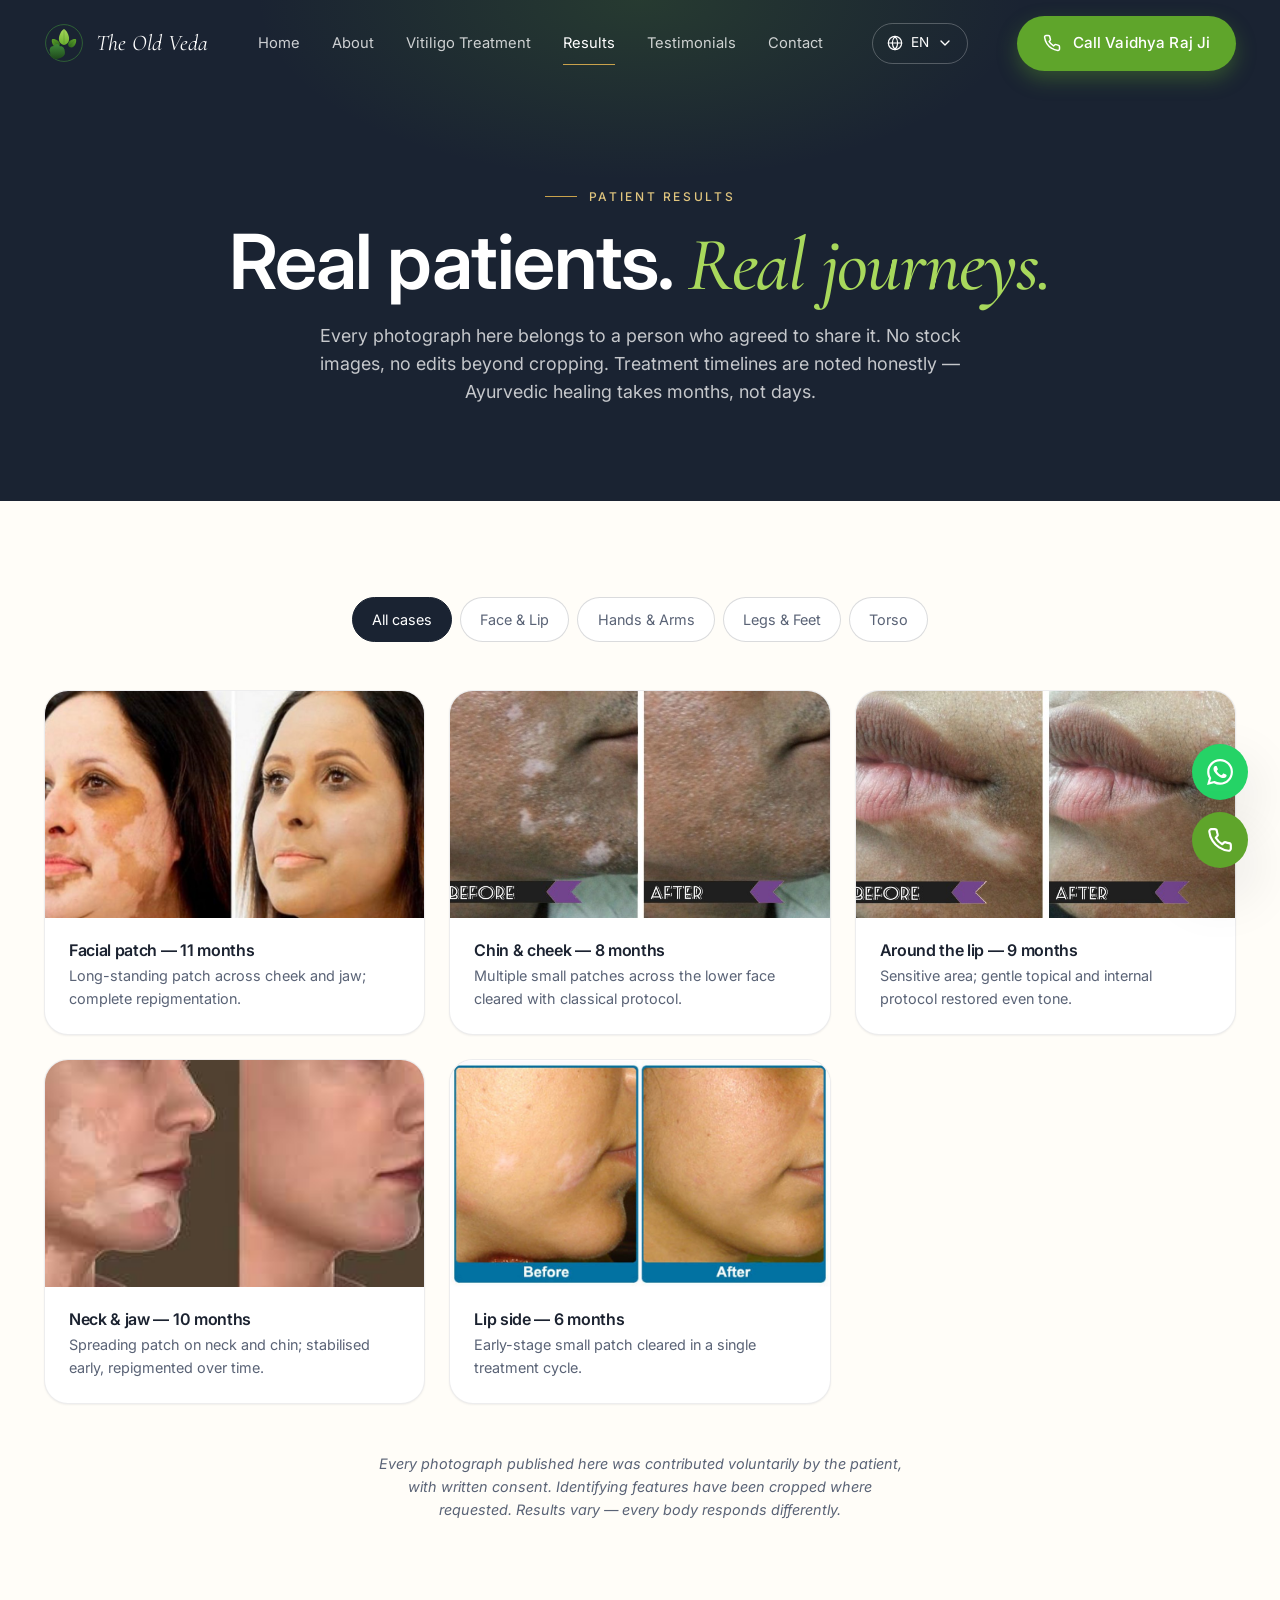
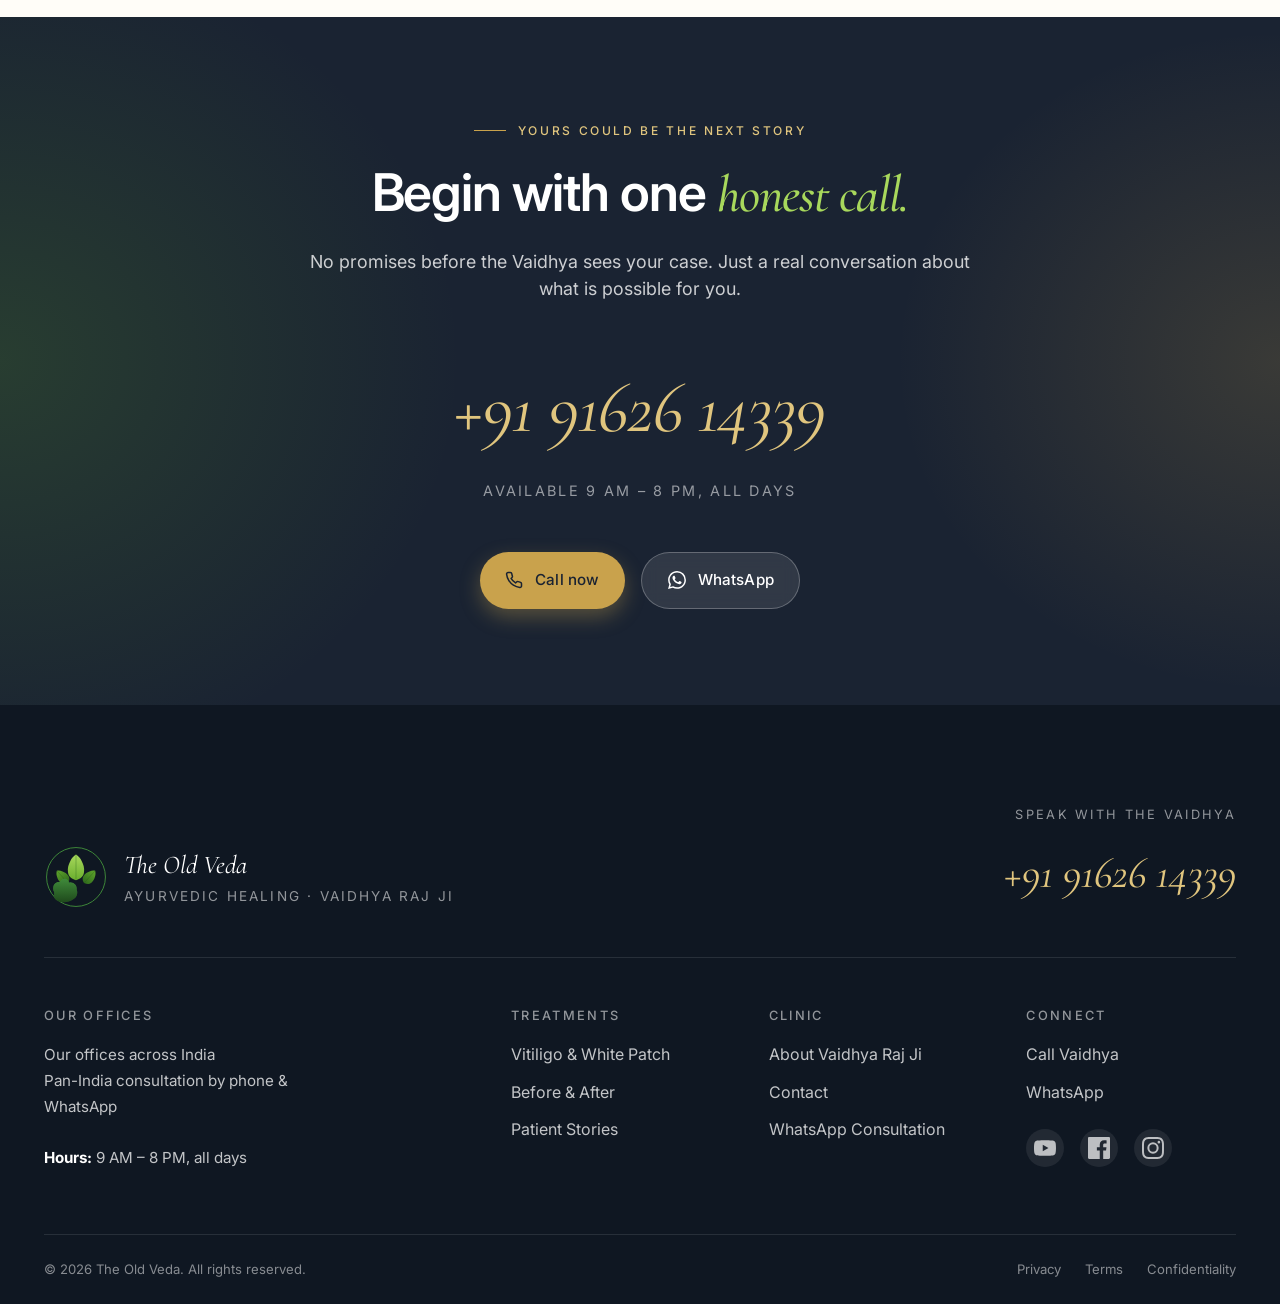
<file: results.html>
<!DOCTYPE html>
<html lang="en">
<head>
<meta charset="UTF-8">
<meta name="viewport" content="width=device-width, initial-scale=1.0, viewport-fit=cover">
<title>Before &amp; After Results — The Old Veda</title>
<meta name="description" content="Real before-and-after results from Vaidhya Raj Ji's Ayurvedic vitiligo treatment. All photos shared with patient consent.">
<link rel="preconnect" href="https://fonts.googleapis.com">
<link rel="preconnect" href="https://fonts.gstatic.com" crossorigin>
<link href="https://fonts.googleapis.com/css2?family=Inter:wght@300;400;500;600;700&family=Cormorant+Garamond:ital,wght@0,400;0,500;0,600;1,400;1,500;1,600&display=swap" rel="stylesheet">
<link rel="icon" type="image/svg+xml" href="assets/logo/mark.svg">
<link rel="stylesheet" href="css/styles.css">
</head>
<body>

<header class="site-header">
  <div class="site-header__inner">
    <a href="index.html" class="brand" aria-label="The Old Veda — Home">
      <img src="assets/logo/mark.svg" alt="" class="brand__mark">
      <span class="brand__name">The Old Veda</span>
    </a>
    <nav class="nav" aria-label="Primary">
      <a href="index.html" data-i18n="nav.home">Home</a>
      <a href="about.html" data-i18n="nav.about">About</a>
      <a href="vitiligo.html" data-i18n="nav.vitiligo">Vitiligo Treatment</a>
      <a href="results.html" data-i18n="nav.results">Results</a>
      <a href="testimonials.html" data-i18n="nav.testimonials">Testimonials</a>
      <a href="contact.html" data-i18n="nav.contact">Contact</a>
    </nav>
    <div class="lang-switcher">
      <button class="lang-trigger" type="button" aria-haspopup="listbox" aria-expanded="false" aria-label="Choose language" data-i18n-attr="aria-label:lang.choose">
        <svg viewBox="0 0 24 24" fill="none" stroke="currentColor" stroke-width="1.8" stroke-linecap="round" stroke-linejoin="round"><circle cx="12" cy="12" r="10"/><line x1="2" y1="12" x2="22" y2="12"/><path d="M12 2a15.3 15.3 0 0 1 4 10 15.3 15.3 0 0 1-4 10 15.3 15.3 0 0 1-4-10 15.3 15.3 0 0 1 4-10z"/></svg>
        <span data-current-lang>EN</span>
        <svg class="lang-trigger__chev" viewBox="0 0 24 24" fill="none" stroke="currentColor" stroke-width="2" stroke-linecap="round" stroke-linejoin="round"><polyline points="6 9 12 15 18 9"/></svg>
      </button>
      <ul class="lang-menu" role="listbox"></ul>
    </div>
    <a href="tel:+919162614339" class="btn btn-primary header-cta-desktop">
      <svg viewBox="0 0 24 24" fill="none" stroke="currentColor" stroke-width="2" stroke-linecap="round" stroke-linejoin="round"><path d="M22 16.92v3a2 2 0 0 1-2.18 2 19.79 19.79 0 0 1-8.63-3.07 19.5 19.5 0 0 1-6-6 19.79 19.79 0 0 1-3.07-8.67A2 2 0 0 1 4.11 2h3a2 2 0 0 1 2 1.72 12.84 12.84 0 0 0 .7 2.81 2 2 0 0 1-.45 2.11L8.09 9.91a16 16 0 0 0 6 6l1.27-1.27a2 2 0 0 1 2.11-.45 12.84 12.84 0 0 0 2.81.7A2 2 0 0 1 22 16.92z"/></svg>
      <span data-i18n="header.callDoctor">Call Vaidhya Raj Ji</span>
    </a>
    <button class="nav-toggle" aria-label="Open menu" aria-expanded="false">
      <svg viewBox="0 0 24 24" fill="none" stroke="currentColor" stroke-width="2" stroke-linecap="round" stroke-linejoin="round"><line x1="3" y1="6" x2="21" y2="6"/><line x1="3" y1="12" x2="21" y2="12"/><line x1="3" y1="18" x2="21" y2="18"/></svg>
    </button>
  </div>
</header>

<section class="page-hero">
  <div class="page-hero__inner reveal">
    <span class="eyebrow">Patient Results</span>
    <h1 class="h-display">Real patients. <em>Real journeys.</em></h1>
    <p class="lede">Every photograph here belongs to a person who agreed to share it. No stock images, no edits beyond cropping. Treatment timelines are noted honestly — Ayurvedic healing takes months, not days.</p>
  </div>
</section>

<section class="results">
  <div class="container">
    <div class="tabs reveal" role="tablist" aria-label="Filter results">
      <button class="tab active" type="button">All cases</button>
      <button class="tab" type="button">Face &amp; Lip</button>
      <button class="tab" type="button">Hands &amp; Arms</button>
      <button class="tab" type="button">Legs &amp; Feet</button>
      <button class="tab" type="button">Torso</button>
    </div>

    <div class="ba-grid ba-grid--full">
      <article class="ba-card reveal">
        <div class="ba-card__pair ba-card__pair--photo">
          <img src="assets/images/4.jpg" alt="Vitiligo treatment before and after — facial patch fully repigmented" loading="lazy">
        </div>
        <div class="ba-card__meta">
          <h4>Facial patch — 11 months</h4>
          <p>Long-standing patch across cheek and jaw; complete repigmentation.</p>
        </div>
      </article>

      <article class="ba-card reveal">
        <div class="ba-card__pair ba-card__pair--photo">
          <img src="assets/images/1.jpeg" alt="Vitiligo treatment before and after — chin and cheek patches cleared" loading="lazy">
        </div>
        <div class="ba-card__meta">
          <h4>Chin &amp; cheek — 8 months</h4>
          <p>Multiple small patches across the lower face cleared with classical protocol.</p>
        </div>
      </article>

      <article class="ba-card reveal">
        <div class="ba-card__pair ba-card__pair--photo">
          <img src="assets/images/2.jpeg" alt="Vitiligo treatment before and after — lip area pigmentation restored" loading="lazy">
        </div>
        <div class="ba-card__meta">
          <h4>Around the lip — 9 months</h4>
          <p>Sensitive area; gentle topical and internal protocol restored even tone.</p>
        </div>
      </article>

      <article class="ba-card reveal">
        <div class="ba-card__pair ba-card__pair--photo">
          <img src="assets/images/3.jpeg" alt="Vitiligo treatment before and after — neck and jaw repigmented" loading="lazy">
        </div>
        <div class="ba-card__meta">
          <h4>Neck &amp; jaw — 10 months</h4>
          <p>Spreading patch on neck and chin; stabilised early, repigmented over time.</p>
        </div>
      </article>

      <article class="ba-card reveal">
        <div class="ba-card__pair ba-card__pair--photo">
          <img src="assets/images/5.jpg" alt="Vitiligo treatment before and after — small lip-side patch cleared" loading="lazy">
        </div>
        <div class="ba-card__meta">
          <h4>Lip side — 6 months</h4>
          <p>Early-stage small patch cleared in a single treatment cycle.</p>
        </div>
      </article>
    </div>

    <p class="consent-note reveal">Every photograph published here was contributed voluntarily by the patient, with written consent. Identifying features have been cropped where requested. Results vary — every body responds differently.</p>
  </div>
</section>

<section class="cta-band">
  <div class="cta-band__inner reveal">
    <span class="eyebrow" style="color: var(--c-gold-soft); justify-content:center;">Yours Could Be the Next Story</span>
    <h2 class="h-1" style="margin-top: 1.5rem;">Begin with one <em>honest call.</em></h2>
    <p class="lede" style="color: rgba(255,255,255,0.78);">No promises before the Vaidhya sees your case. Just a real conversation about what is possible for you.</p>
    <a href="tel:+919162614339" class="cta-band__phone">+91 91626 14339</a>
    <span class="cta-band__sub">Available 9 AM – 8 PM, all days</span>
    <div class="cta-band__buttons">
      <a href="tel:+919162614339" class="btn btn-gold">
        <svg viewBox="0 0 24 24" fill="none" stroke="currentColor" stroke-width="2" stroke-linecap="round" stroke-linejoin="round"><path d="M22 16.92v3a2 2 0 0 1-2.18 2 19.79 19.79 0 0 1-8.63-3.07 19.5 19.5 0 0 1-6-6 19.79 19.79 0 0 1-3.07-8.67A2 2 0 0 1 4.11 2h3a2 2 0 0 1 2 1.72 12.84 12.84 0 0 0 .7 2.81 2 2 0 0 1-.45 2.11L8.09 9.91a16 16 0 0 0 6 6l1.27-1.27a2 2 0 0 1 2.11-.45 12.84 12.84 0 0 0 2.81.7A2 2 0 0 1 22 16.92z"/></svg>
        Call now
      </a>
      <a href="https://wa.me/919162614339" target="_blank" rel="noopener" class="btn btn-light">
        <svg viewBox="0 0 24 24" fill="currentColor"><path d="M17.472 14.382c-.297-.149-1.758-.867-2.03-.967-.273-.099-.471-.148-.67.15-.197.297-.767.966-.94 1.164-.173.199-.347.223-.644.075-.297-.15-1.255-.463-2.39-1.475-.883-.788-1.48-1.761-1.653-2.059-.173-.297-.018-.458.13-.606.134-.133.298-.347.446-.52.149-.174.198-.298.298-.497.099-.198.05-.371-.025-.52-.075-.149-.669-1.612-.916-2.207-.242-.579-.487-.5-.669-.51l-.57-.01c-.198 0-.52.074-.792.372s-1.04 1.016-1.04 2.479 1.065 2.876 1.213 3.074c.149.198 2.096 3.2 5.077 4.487.709.306 1.262.489 1.694.625.712.227 1.36.195 1.871.118.571-.085 1.758-.719 2.006-1.413.248-.694.248-1.289.173-1.413-.074-.124-.272-.198-.57-.347m-5.421 7.403h-.004a9.87 9.87 0 0 1-5.031-1.378l-.361-.214-3.741.982.998-3.648-.235-.374a9.86 9.86 0 0 1-1.51-5.26c.001-5.45 4.436-9.884 9.888-9.884 2.64 0 5.122 1.03 6.988 2.898a9.825 9.825 0 0 1 2.893 6.994c-.003 5.45-4.437 9.884-9.885 9.884m8.413-18.297A11.815 11.815 0 0 0 12.05 0C5.495 0 .16 5.335.157 11.892c0 2.096.547 4.142 1.588 5.945L.057 24l6.305-1.654a11.882 11.882 0 0 0 5.683 1.448h.005c6.554 0 11.89-5.335 11.893-11.893a11.821 11.821 0 0 0-3.48-8.413"/></svg>
        WhatsApp
      </a>
    </div>
  </div>
</section>

<footer class="site-footer">
  <div class="container">
    <div class="site-footer__top">
      <div>
        <div class="site-footer__brand">
          <img src="assets/logo/mark.svg" alt="" class="site-footer__brand-mark">
          <div>
            <div class="site-footer__brand-name">The Old Veda</div>
            <div class="site-footer__brand-tag">Ayurvedic Healing · Vaidhya Raj Ji</div>
          </div>
        </div>
      </div>
      <div class="site-footer__phone-block">
        <span class="site-footer__phone-label">Speak with the Vaidhya</span>
        <a href="tel:+919162614339" class="site-footer__phone">+91 91626 14339</a>
      </div>
    </div>
    <div class="site-footer__cols">
      <div>
        <h5>Our Offices</h5>
        <p class="site-footer__address">Our offices across India<br>Pan-India consultation by phone &amp; WhatsApp<br><br><strong style="color:white">Hours:</strong> 9 AM – 8 PM, all days</p>
      </div>
      <div>
        <h5>Treatments</h5>
        <ul>
          <li><a href="vitiligo.html">Vitiligo &amp; White Patch</a></li>
          <li><a href="results.html">Before &amp; After</a></li>
          <li><a href="testimonials.html">Patient Stories</a></li>
        </ul>
      </div>
      <div>
        <h5>Clinic</h5>
        <ul>
          <li><a href="about.html">About Vaidhya Raj Ji</a></li>
          <li><a href="contact.html">Contact</a></li>
          <li><a href="https://wa.me/919162614339">WhatsApp Consultation</a></li>
        </ul>
      </div>
      <div>
        <h5>Connect</h5>
        <ul>
          <li><a href="tel:+919162614339">Call Vaidhya</a></li>
          <li><a href="https://wa.me/919162614339">WhatsApp</a></li>
        </ul>
        <ul class="site-footer__social" aria-label="Social media">
          <li><a href="https://youtube.com/shorts/igDhGKVQsH4?si=Vp679j_07VCG8ccu" target="_blank" rel="noopener" aria-label="YouTube">
            <svg viewBox="0 0 24 24" fill="currentColor" width="22" height="22"><path d="M23.498 6.186a2.997 2.997 0 0 0-2.11-2.117C19.566 3.5 12 3.5 12 3.5s-7.566 0-9.388.569A2.997 2.997 0 0 0 .502 6.186C0 8.01 0 12 0 12s0 3.99.502 5.814a2.997 2.997 0 0 0 2.11 2.117C4.434 20.5 12 20.5 12 20.5s7.566 0 9.388-.569a2.997 2.997 0 0 0 2.11-2.117C24 15.99 24 12 24 12s0-3.99-.502-5.814zM9.546 15.568V8.432L15.818 12l-6.272 3.568z"/></svg>
          </a></li>
          <li><a href="https://www.facebook.com/share/1Frb1HCTSL/" target="_blank" rel="noopener" aria-label="Facebook">
            <svg viewBox="0 0 24 24" fill="currentColor" width="22" height="22"><path d="M22.675 0H1.325C.593 0 0 .593 0 1.325v21.351C0 23.407.593 24 1.325 24H12.82V14.706h-3.13v-3.622h3.13V8.413c0-3.1 1.893-4.788 4.659-4.788 1.325 0 2.464.099 2.795.143v3.24l-1.918.001c-1.504 0-1.795.715-1.795 1.763v2.313h3.587l-.467 3.622h-3.12V24h6.116c.73 0 1.323-.593 1.323-1.325V1.325C24 .593 23.407 0 22.675 0z"/></svg>
          </a></li>
          <li><a href="https://www.instagram.com/theoldveda?igsh=MTI1OGV3b2M5b3lvYg%3D%3D&utm_source=qr" target="_blank" rel="noopener" aria-label="Instagram">
            <svg viewBox="0 0 24 24" fill="currentColor" width="22" height="22"><path d="M12 2.163c3.204 0 3.584.012 4.85.07 3.252.148 4.771 1.691 4.919 4.919.058 1.265.069 1.645.069 4.849 0 3.205-.012 3.584-.069 4.849-.149 3.225-1.664 4.771-4.919 4.919-1.266.058-1.644.07-4.85.07-3.204 0-3.584-.012-4.849-.07-3.26-.149-4.771-1.699-4.919-4.92-.058-1.265-.07-1.644-.07-4.849 0-3.204.013-3.583.07-4.849.149-3.227 1.664-4.771 4.919-4.919 1.266-.057 1.645-.069 4.849-.069zm0-2.163C8.741 0 8.333.014 7.053.072 2.695.272.273 2.69.073 7.052.014 8.333 0 8.741 0 12c0 3.259.014 3.668.072 4.948.2 4.358 2.618 6.78 6.98 6.98C8.333 23.986 8.741 24 12 24c3.259 0 3.668-.014 4.948-.072 4.354-.2 6.782-2.618 6.979-6.98.059-1.28.073-1.689.073-4.948 0-3.259-.014-3.667-.072-4.947-.196-4.354-2.617-6.78-6.979-6.98C15.668.014 15.259 0 12 0zm0 5.838a6.162 6.162 0 1 0 0 12.324 6.162 6.162 0 0 0 0-12.324zM12 16a4 4 0 1 1 0-8 4 4 0 0 1 0 8zm6.406-11.845a1.44 1.44 0 1 0 0 2.881 1.44 1.44 0 0 0 0-2.881z"/></svg>
          </a></li>
      </div>
    </div>
    <div class="site-footer__bottom">
      <span>© 2026 The Old Veda. All rights reserved.</span>
      <div class="site-footer__legal">
        <a href="#">Privacy</a>
        <a href="#">Terms</a>
        <a href="#">Confidentiality</a>
      </div>
    </div>
  </div>
</footer>

<div class="sticky-cta">
  <a href="https://wa.me/919162614339" class="whatsapp" aria-label="WhatsApp" target="_blank" rel="noopener">
    <svg viewBox="0 0 24 24" fill="currentColor"><path d="M17.472 14.382c-.297-.149-1.758-.867-2.03-.967-.273-.099-.471-.148-.67.15-.197.297-.767.966-.94 1.164-.173.199-.347.223-.644.075-.297-.15-1.255-.463-2.39-1.475-.883-.788-1.48-1.761-1.653-2.059-.173-.297-.018-.458.13-.606.134-.133.298-.347.446-.52.149-.174.198-.298.298-.497.099-.198.05-.371-.025-.52-.075-.149-.669-1.612-.916-2.207-.242-.579-.487-.5-.669-.51l-.57-.01c-.198 0-.52.074-.792.372s-1.04 1.016-1.04 2.479 1.065 2.876 1.213 3.074c.149.198 2.096 3.2 5.077 4.487.709.306 1.262.489 1.694.625.712.227 1.36.195 1.871.118.571-.085 1.758-.719 2.006-1.413.248-.694.248-1.289.173-1.413-.074-.124-.272-.198-.57-.347m-5.421 7.403h-.004a9.87 9.87 0 0 1-5.031-1.378l-.361-.214-3.741.982.998-3.648-.235-.374a9.86 9.86 0 0 1-1.51-5.26c.001-5.45 4.436-9.884 9.888-9.884 2.64 0 5.122 1.03 6.988 2.898a9.825 9.825 0 0 1 2.893 6.994c-.003 5.45-4.437 9.884-9.885 9.884m8.413-18.297A11.815 11.815 0 0 0 12.05 0C5.495 0 .16 5.335.157 11.892c0 2.096.547 4.142 1.588 5.945L.057 24l6.305-1.654a11.882 11.882 0 0 0 5.683 1.448h.005c6.554 0 11.89-5.335 11.893-11.893a11.821 11.821 0 0 0-3.48-8.413"/></svg>
  </a>
  <a href="tel:+919162614339" class="call" aria-label="Call">
    <svg viewBox="0 0 24 24" fill="none" stroke="currentColor" stroke-width="2" stroke-linecap="round" stroke-linejoin="round"><path d="M22 16.92v3a2 2 0 0 1-2.18 2 19.79 19.79 0 0 1-8.63-3.07 19.5 19.5 0 0 1-6-6 19.79 19.79 0 0 1-3.07-8.67A2 2 0 0 1 4.11 2h3a2 2 0 0 1 2 1.72 12.84 12.84 0 0 0 .7 2.81 2 2 0 0 1-.45 2.11L8.09 9.91a16 16 0 0 0 6 6l1.27-1.27a2 2 0 0 1 2.11-.45 12.84 12.84 0 0 0 2.81.7A2 2 0 0 1 22 16.92z"/></svg>
  </a>
</div>

<script src="js/i18n.js"></script>
<script src="js/main.js"></script>
</body>
</html>
</file>
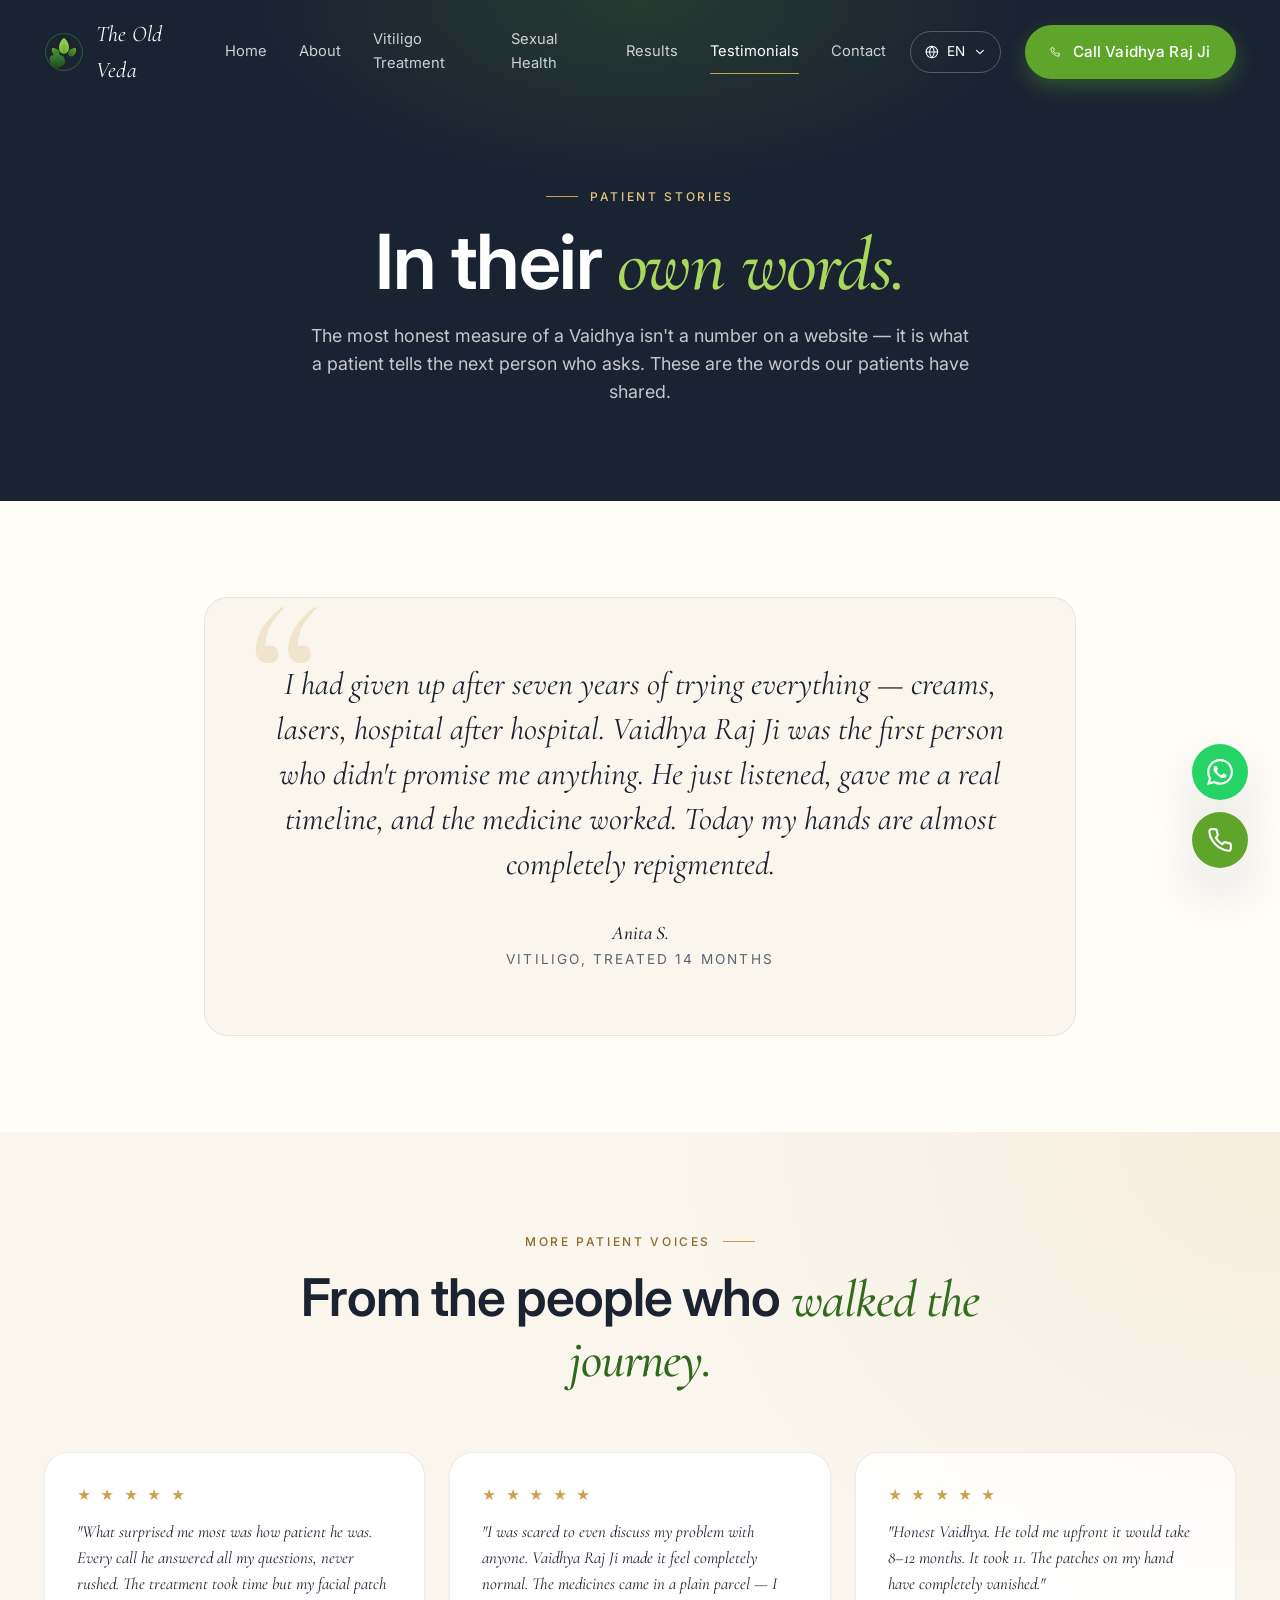
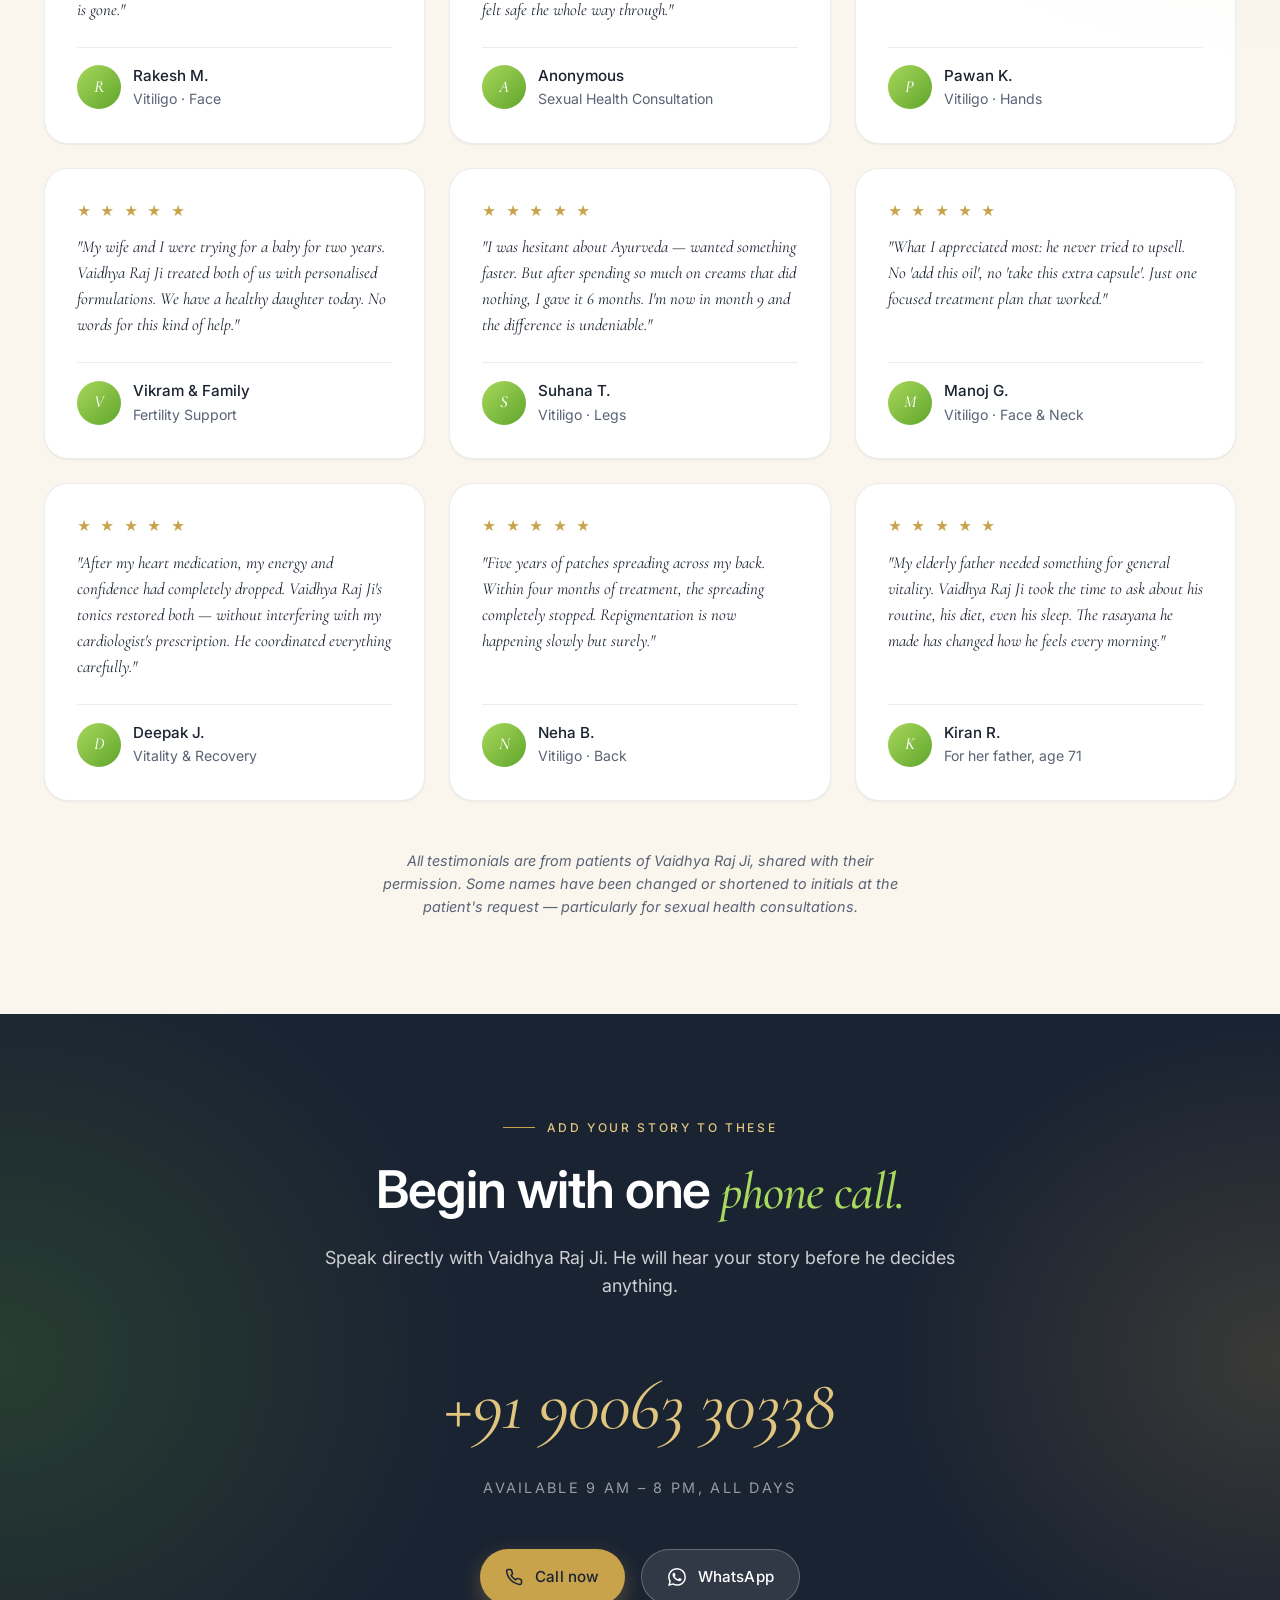
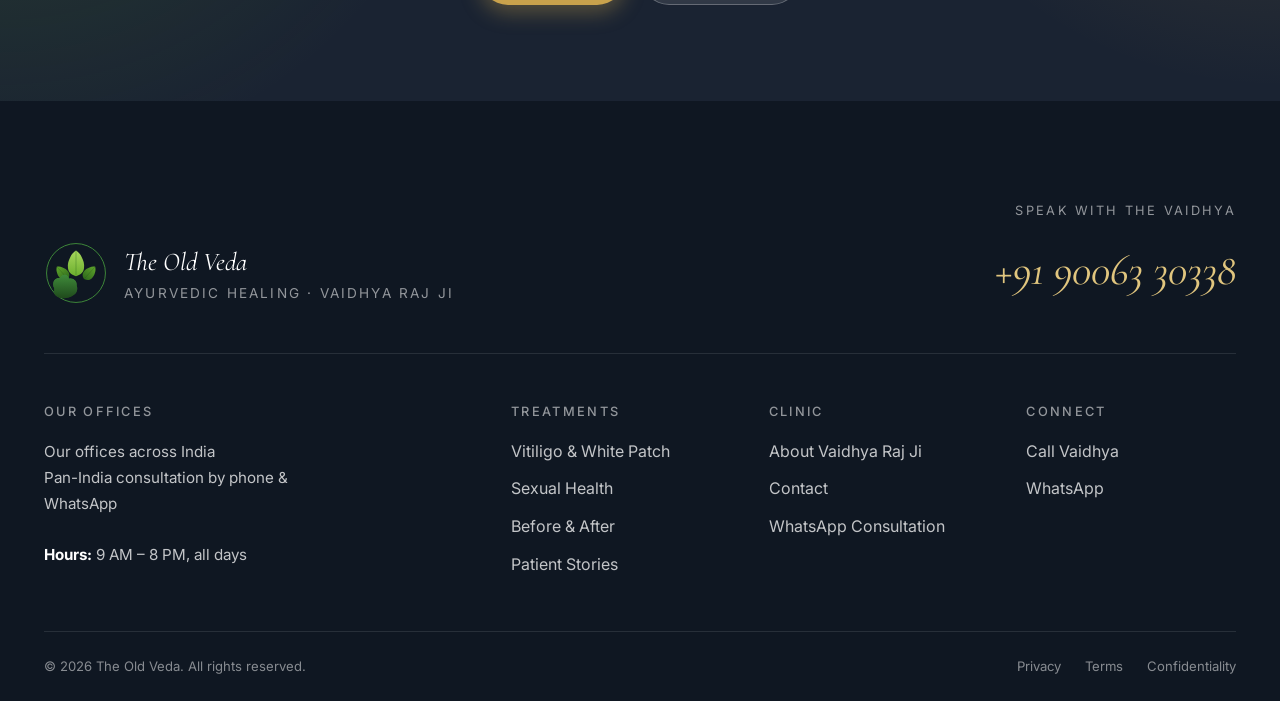
<file: testimonials.html>
<!DOCTYPE html>
<html lang="en">
<head>
<meta charset="UTF-8">
<meta name="viewport" content="width=device-width, initial-scale=1.0, viewport-fit=cover">
<title>Patient Testimonials — The Old Veda</title>
<meta name="description" content="What patients of Vaidhya Raj Ji say about their Ayurvedic vitiligo and sexual health treatment journeys at The Old Veda.">
<link rel="preconnect" href="https://fonts.googleapis.com">
<link rel="preconnect" href="https://fonts.gstatic.com" crossorigin>
<link href="https://fonts.googleapis.com/css2?family=Inter:wght@300;400;500;600;700&family=Cormorant+Garamond:ital,wght@0,400;0,500;0,600;1,400;1,500;1,600&display=swap" rel="stylesheet">
<link rel="icon" type="image/svg+xml" href="assets/logo/mark.svg">
<link rel="stylesheet" href="css/styles.css">
</head>
<body>

<header class="site-header">
  <div class="site-header__inner">
    <a href="index.html" class="brand" aria-label="The Old Veda — Home">
      <img src="assets/logo/mark.svg" alt="" class="brand__mark">
      <span class="brand__name">The Old Veda</span>
    </a>
    <nav class="nav" aria-label="Primary">
      <a href="index.html" data-i18n="nav.home">Home</a>
      <a href="about.html" data-i18n="nav.about">About</a>
      <a href="vitiligo.html" data-i18n="nav.vitiligo">Vitiligo Treatment</a>
      <a href="sexual-health.html" data-i18n="nav.sexualHealth">Sexual Health</a>
      <a href="results.html" data-i18n="nav.results">Results</a>
      <a href="testimonials.html" data-i18n="nav.testimonials">Testimonials</a>
      <a href="contact.html" data-i18n="nav.contact">Contact</a>
    </nav>
    <div class="lang-switcher">
      <button class="lang-trigger" type="button" aria-haspopup="listbox" aria-expanded="false" aria-label="Choose language" data-i18n-attr="aria-label:lang.choose">
        <svg viewBox="0 0 24 24" fill="none" stroke="currentColor" stroke-width="1.8" stroke-linecap="round" stroke-linejoin="round"><circle cx="12" cy="12" r="10"/><line x1="2" y1="12" x2="22" y2="12"/><path d="M12 2a15.3 15.3 0 0 1 4 10 15.3 15.3 0 0 1-4 10 15.3 15.3 0 0 1-4-10 15.3 15.3 0 0 1 4-10z"/></svg>
        <span data-current-lang>EN</span>
        <svg class="lang-trigger__chev" viewBox="0 0 24 24" fill="none" stroke="currentColor" stroke-width="2" stroke-linecap="round" stroke-linejoin="round"><polyline points="6 9 12 15 18 9"/></svg>
      </button>
      <ul class="lang-menu" role="listbox"></ul>
    </div>
    <a href="tel:+919006330338" class="btn btn-primary header-cta-desktop">
      <svg viewBox="0 0 24 24" fill="none" stroke="currentColor" stroke-width="2" stroke-linecap="round" stroke-linejoin="round"><path d="M22 16.92v3a2 2 0 0 1-2.18 2 19.79 19.79 0 0 1-8.63-3.07 19.5 19.5 0 0 1-6-6 19.79 19.79 0 0 1-3.07-8.67A2 2 0 0 1 4.11 2h3a2 2 0 0 1 2 1.72 12.84 12.84 0 0 0 .7 2.81 2 2 0 0 1-.45 2.11L8.09 9.91a16 16 0 0 0 6 6l1.27-1.27a2 2 0 0 1 2.11-.45 12.84 12.84 0 0 0 2.81.7A2 2 0 0 1 22 16.92z"/></svg>
      <span data-i18n="header.callDoctor">Call Vaidhya Raj Ji</span>
    </a>
    <button class="nav-toggle" aria-label="Open menu" aria-expanded="false">
      <svg viewBox="0 0 24 24" fill="none" stroke="currentColor" stroke-width="2" stroke-linecap="round" stroke-linejoin="round"><line x1="3" y1="6" x2="21" y2="6"/><line x1="3" y1="12" x2="21" y2="12"/><line x1="3" y1="18" x2="21" y2="18"/></svg>
    </button>
  </div>
</header>

<section class="page-hero">
  <div class="page-hero__inner reveal">
    <span class="eyebrow">Patient Stories</span>
    <h1 class="h-display">In their <em>own words.</em></h1>
    <p class="lede">The most honest measure of a Vaidhya isn't a number on a website — it is what a patient tells the next person who asks. These are the words our patients have shared.</p>
  </div>
</section>

<section>
  <div class="container container-narrow">
    <div class="featured-quote reveal">
      <blockquote>I had given up after seven years of trying everything — creams, lasers, hospital after hospital. Vaidhya Raj Ji was the first person who didn't promise me anything. He just listened, gave me a real timeline, and the medicine worked. Today my hands are almost completely repigmented.</blockquote>
      <cite><b>Anita S.</b>Vitiligo, treated 14 months</cite>
    </div>
  </div>
</section>

<section class="story">
  <div class="container">
    <div class="section-head reveal">
      <span class="eyebrow">More Patient Voices</span>
      <h2 class="h-1">From the people who <em>walked the journey.</em></h2>
    </div>

    <div class="testimonials-grid">
      <article class="testimonial reveal">
        <div class="testimonial__stars">★ ★ ★ ★ ★</div>
        <p class="testimonial__quote">"What surprised me most was how patient he was. Every call he answered all my questions, never rushed. The treatment took time but my facial patch is gone."</p>
        <div class="testimonial__author">
          <div class="testimonial__avatar">R</div>
          <div class="testimonial__meta"><b>Rakesh M.</b>Vitiligo · Face</div>
        </div>
      </article>

      <article class="testimonial reveal">
        <div class="testimonial__stars">★ ★ ★ ★ ★</div>
        <p class="testimonial__quote">"I was scared to even discuss my problem with anyone. Vaidhya Raj Ji made it feel completely normal. The medicines came in a plain parcel — I felt safe the whole way through."</p>
        <div class="testimonial__author">
          <div class="testimonial__avatar">A</div>
          <div class="testimonial__meta"><b>Anonymous</b>Sexual Health Consultation</div>
        </div>
      </article>

      <article class="testimonial reveal">
        <div class="testimonial__stars">★ ★ ★ ★ ★</div>
        <p class="testimonial__quote">"Honest Vaidhya. He told me upfront it would take 8–12 months. It took 11. The patches on my hand have completely vanished."</p>
        <div class="testimonial__author">
          <div class="testimonial__avatar">P</div>
          <div class="testimonial__meta"><b>Pawan K.</b>Vitiligo · Hands</div>
        </div>
      </article>

      <article class="testimonial reveal">
        <div class="testimonial__stars">★ ★ ★ ★ ★</div>
        <p class="testimonial__quote">"My wife and I were trying for a baby for two years. Vaidhya Raj Ji treated both of us with personalised formulations. We have a healthy daughter today. No words for this kind of help."</p>
        <div class="testimonial__author">
          <div class="testimonial__avatar">V</div>
          <div class="testimonial__meta"><b>Vikram &amp; Family</b>Fertility Support</div>
        </div>
      </article>

      <article class="testimonial reveal">
        <div class="testimonial__stars">★ ★ ★ ★ ★</div>
        <p class="testimonial__quote">"I was hesitant about Ayurveda — wanted something faster. But after spending so much on creams that did nothing, I gave it 6 months. I'm now in month 9 and the difference is undeniable."</p>
        <div class="testimonial__author">
          <div class="testimonial__avatar">S</div>
          <div class="testimonial__meta"><b>Suhana T.</b>Vitiligo · Legs</div>
        </div>
      </article>

      <article class="testimonial reveal">
        <div class="testimonial__stars">★ ★ ★ ★ ★</div>
        <p class="testimonial__quote">"What I appreciated most: he never tried to upsell. No 'add this oil', no 'take this extra capsule'. Just one focused treatment plan that worked."</p>
        <div class="testimonial__author">
          <div class="testimonial__avatar">M</div>
          <div class="testimonial__meta"><b>Manoj G.</b>Vitiligo · Face &amp; Neck</div>
        </div>
      </article>

      <article class="testimonial reveal">
        <div class="testimonial__stars">★ ★ ★ ★ ★</div>
        <p class="testimonial__quote">"After my heart medication, my energy and confidence had completely dropped. Vaidhya Raj Ji's tonics restored both — without interfering with my cardiologist's prescription. He coordinated everything carefully."</p>
        <div class="testimonial__author">
          <div class="testimonial__avatar">D</div>
          <div class="testimonial__meta"><b>Deepak J.</b>Vitality &amp; Recovery</div>
        </div>
      </article>

      <article class="testimonial reveal">
        <div class="testimonial__stars">★ ★ ★ ★ ★</div>
        <p class="testimonial__quote">"Five years of patches spreading across my back. Within four months of treatment, the spreading completely stopped. Repigmentation is now happening slowly but surely."</p>
        <div class="testimonial__author">
          <div class="testimonial__avatar">N</div>
          <div class="testimonial__meta"><b>Neha B.</b>Vitiligo · Back</div>
        </div>
      </article>

      <article class="testimonial reveal">
        <div class="testimonial__stars">★ ★ ★ ★ ★</div>
        <p class="testimonial__quote">"My elderly father needed something for general vitality. Vaidhya Raj Ji took the time to ask about his routine, his diet, even his sleep. The rasayana he made has changed how he feels every morning."</p>
        <div class="testimonial__author">
          <div class="testimonial__avatar">K</div>
          <div class="testimonial__meta"><b>Kiran R.</b>For her father, age 71</div>
        </div>
      </article>
    </div>

    <p class="consent-note reveal">All testimonials are from patients of Vaidhya Raj Ji, shared with their permission. Some names have been changed or shortened to initials at the patient's request — particularly for sexual health consultations.</p>
  </div>
</section>

<section class="cta-band">
  <div class="cta-band__inner reveal">
    <span class="eyebrow" style="color: var(--c-gold-soft); justify-content:center;">Add Your Story to These</span>
    <h2 class="h-1" style="margin-top: 1.5rem;">Begin with one <em>phone call.</em></h2>
    <p class="lede" style="color: rgba(255,255,255,0.78);">Speak directly with Vaidhya Raj Ji. He will hear your story before he decides anything.</p>
    <a href="tel:+919006330338" class="cta-band__phone">+91 90063 30338</a>
    <span class="cta-band__sub">Available 9 AM – 8 PM, all days</span>
    <div class="cta-band__buttons">
      <a href="tel:+919006330338" class="btn btn-gold">
        <svg viewBox="0 0 24 24" fill="none" stroke="currentColor" stroke-width="2" stroke-linecap="round" stroke-linejoin="round"><path d="M22 16.92v3a2 2 0 0 1-2.18 2 19.79 19.79 0 0 1-8.63-3.07 19.5 19.5 0 0 1-6-6 19.79 19.79 0 0 1-3.07-8.67A2 2 0 0 1 4.11 2h3a2 2 0 0 1 2 1.72 12.84 12.84 0 0 0 .7 2.81 2 2 0 0 1-.45 2.11L8.09 9.91a16 16 0 0 0 6 6l1.27-1.27a2 2 0 0 1 2.11-.45 12.84 12.84 0 0 0 2.81.7A2 2 0 0 1 22 16.92z"/></svg>
        Call now
      </a>
      <a href="https://wa.me/919006330338" target="_blank" rel="noopener" class="btn btn-light">
        <svg viewBox="0 0 24 24" fill="currentColor"><path d="M17.472 14.382c-.297-.149-1.758-.867-2.03-.967-.273-.099-.471-.148-.67.15-.197.297-.767.966-.94 1.164-.173.199-.347.223-.644.075-.297-.15-1.255-.463-2.39-1.475-.883-.788-1.48-1.761-1.653-2.059-.173-.297-.018-.458.13-.606.134-.133.298-.347.446-.52.149-.174.198-.298.298-.497.099-.198.05-.371-.025-.52-.075-.149-.669-1.612-.916-2.207-.242-.579-.487-.5-.669-.51l-.57-.01c-.198 0-.52.074-.792.372s-1.04 1.016-1.04 2.479 1.065 2.876 1.213 3.074c.149.198 2.096 3.2 5.077 4.487.709.306 1.262.489 1.694.625.712.227 1.36.195 1.871.118.571-.085 1.758-.719 2.006-1.413.248-.694.248-1.289.173-1.413-.074-.124-.272-.198-.57-.347m-5.421 7.403h-.004a9.87 9.87 0 0 1-5.031-1.378l-.361-.214-3.741.982.998-3.648-.235-.374a9.86 9.86 0 0 1-1.51-5.26c.001-5.45 4.436-9.884 9.888-9.884 2.64 0 5.122 1.03 6.988 2.898a9.825 9.825 0 0 1 2.893 6.994c-.003 5.45-4.437 9.884-9.885 9.884m8.413-18.297A11.815 11.815 0 0 0 12.05 0C5.495 0 .16 5.335.157 11.892c0 2.096.547 4.142 1.588 5.945L.057 24l6.305-1.654a11.882 11.882 0 0 0 5.683 1.448h.005c6.554 0 11.89-5.335 11.893-11.893a11.821 11.821 0 0 0-3.48-8.413"/></svg>
        WhatsApp
      </a>
    </div>
  </div>
</section>

<footer class="site-footer">
  <div class="container">
    <div class="site-footer__top">
      <div>
        <div class="site-footer__brand">
          <img src="assets/logo/mark.svg" alt="" class="site-footer__brand-mark">
          <div>
            <div class="site-footer__brand-name">The Old Veda</div>
            <div class="site-footer__brand-tag">Ayurvedic Healing · Vaidhya Raj Ji</div>
          </div>
        </div>
      </div>
      <div class="site-footer__phone-block">
        <span class="site-footer__phone-label">Speak with the Vaidhya</span>
        <a href="tel:+919006330338" class="site-footer__phone">+91 90063 30338</a>
      </div>
    </div>
    <div class="site-footer__cols">
      <div>
        <h5>Our Offices</h5>
        <p class="site-footer__address">Our offices across India<br>Pan-India consultation by phone &amp; WhatsApp<br><br><strong style="color:white">Hours:</strong> 9 AM – 8 PM, all days</p>
      </div>
      <div>
        <h5>Treatments</h5>
        <ul>
          <li><a href="vitiligo.html">Vitiligo &amp; White Patch</a></li>
          <li><a href="sexual-health.html">Sexual Health</a></li>
          <li><a href="results.html">Before &amp; After</a></li>
          <li><a href="testimonials.html">Patient Stories</a></li>
        </ul>
      </div>
      <div>
        <h5>Clinic</h5>
        <ul>
          <li><a href="about.html">About Vaidhya Raj Ji</a></li>
          <li><a href="contact.html">Contact</a></li>
          <li><a href="https://wa.me/919006330338">WhatsApp Consultation</a></li>
        </ul>
      </div>
      <div>
        <h5>Connect</h5>
        <ul>
          <li><a href="tel:+919006330338">Call Vaidhya</a></li>
          <li><a href="https://wa.me/919006330338">WhatsApp</a></li>
        </ul>
      </div>
    </div>
    <div class="site-footer__bottom">
      <span>© 2026 The Old Veda. All rights reserved.</span>
      <div class="site-footer__legal">
        <a href="#">Privacy</a>
        <a href="#">Terms</a>
        <a href="#">Confidentiality</a>
      </div>
    </div>
  </div>
</footer>

<div class="sticky-cta">
  <a href="https://wa.me/919006330338" class="whatsapp" aria-label="WhatsApp" target="_blank" rel="noopener">
    <svg viewBox="0 0 24 24" fill="currentColor"><path d="M17.472 14.382c-.297-.149-1.758-.867-2.03-.967-.273-.099-.471-.148-.67.15-.197.297-.767.966-.94 1.164-.173.199-.347.223-.644.075-.297-.15-1.255-.463-2.39-1.475-.883-.788-1.48-1.761-1.653-2.059-.173-.297-.018-.458.13-.606.134-.133.298-.347.446-.52.149-.174.198-.298.298-.497.099-.198.05-.371-.025-.52-.075-.149-.669-1.612-.916-2.207-.242-.579-.487-.5-.669-.51l-.57-.01c-.198 0-.52.074-.792.372s-1.04 1.016-1.04 2.479 1.065 2.876 1.213 3.074c.149.198 2.096 3.2 5.077 4.487.709.306 1.262.489 1.694.625.712.227 1.36.195 1.871.118.571-.085 1.758-.719 2.006-1.413.248-.694.248-1.289.173-1.413-.074-.124-.272-.198-.57-.347m-5.421 7.403h-.004a9.87 9.87 0 0 1-5.031-1.378l-.361-.214-3.741.982.998-3.648-.235-.374a9.86 9.86 0 0 1-1.51-5.26c.001-5.45 4.436-9.884 9.888-9.884 2.64 0 5.122 1.03 6.988 2.898a9.825 9.825 0 0 1 2.893 6.994c-.003 5.45-4.437 9.884-9.885 9.884m8.413-18.297A11.815 11.815 0 0 0 12.05 0C5.495 0 .16 5.335.157 11.892c0 2.096.547 4.142 1.588 5.945L.057 24l6.305-1.654a11.882 11.882 0 0 0 5.683 1.448h.005c6.554 0 11.89-5.335 11.893-11.893a11.821 11.821 0 0 0-3.48-8.413"/></svg>
  </a>
  <a href="tel:+919006330338" class="call" aria-label="Call">
    <svg viewBox="0 0 24 24" fill="none" stroke="currentColor" stroke-width="2" stroke-linecap="round" stroke-linejoin="round"><path d="M22 16.92v3a2 2 0 0 1-2.18 2 19.79 19.79 0 0 1-8.63-3.07 19.5 19.5 0 0 1-6-6 19.79 19.79 0 0 1-3.07-8.67A2 2 0 0 1 4.11 2h3a2 2 0 0 1 2 1.72 12.84 12.84 0 0 0 .7 2.81 2 2 0 0 1-.45 2.11L8.09 9.91a16 16 0 0 0 6 6l1.27-1.27a2 2 0 0 1 2.11-.45 12.84 12.84 0 0 0 2.81.7A2 2 0 0 1 22 16.92z"/></svg>
  </a>
</div>

<script src="js/i18n.js"></script>
<script src="js/main.js"></script>
</body>
</html>
</file>
<file: css/styles.css>
/* ==========================================================================
   The Old Veda — Design System
   ========================================================================== */

:root {
  /* Layout dimensions */
  --header-h: 72px;

  /* Color palette — extends the logo */
  --c-navy: #1A2332;
  --c-navy-deep: #0F1722;
  --c-navy-soft: #243049;

  --c-green: #2F6A1C;
  --c-green-mid: #5FA52B;
  --c-green-light: #A8D85C;
  --c-green-deep: #1F4A1C;

  --c-gold: #C9A24C;
  --c-gold-soft: #E0C57E;
  --c-gold-deep: #8B6A2A;

  --c-cream: #FAF6EE;
  --c-cream-warm: #F2E9D6;
  --c-paper: #FFFDF8;
  --c-white: #FFFFFF;

  --c-text: #1B2230;
  --c-text-muted: #5A6376;
  --c-text-soft: #8A92A3;
  --c-line: rgba(27, 34, 48, 0.08);
  --c-line-strong: rgba(27, 34, 48, 0.16);

  /* Typography */
  --font-sans: 'Inter', -apple-system, BlinkMacSystemFont, 'Segoe UI', sans-serif;
  --font-serif: 'Cormorant Garamond', 'Playfair Display', Georgia, serif;

  /* Spacing scale */
  --sp-1: 0.25rem;
  --sp-2: 0.5rem;
  --sp-3: 0.75rem;
  --sp-4: 1rem;
  --sp-5: 1.5rem;
  --sp-6: 2rem;
  --sp-7: 3rem;
  --sp-8: 4rem;
  --sp-9: 6rem;
  --sp-10: 8rem;

  /* Layout */
  --container: 1240px;
  --container-narrow: 920px;
  --radius-sm: 8px;
  --radius-md: 14px;
  --radius-lg: 24px;
  --radius-pill: 999px;

  /* Shadow */
  --shadow-sm: 0 1px 2px rgba(15, 23, 34, 0.06);
  --shadow-md: 0 8px 24px rgba(15, 23, 34, 0.08);
  --shadow-lg: 0 24px 60px rgba(15, 23, 34, 0.14);

  /* Motion */
  --ease: cubic-bezier(0.22, 0.61, 0.36, 1);
}

/* ----- Reset / base ------------------------------------------------------ */

*, *::before, *::after { box-sizing: border-box; }

html { scroll-behavior: smooth; }

body {
  margin: 0;
  font-family: var(--font-sans);
  font-size: 16px;
  line-height: 1.6;
  color: var(--c-text);
  background: var(--c-paper);
  -webkit-font-smoothing: antialiased;
  -moz-osx-font-smoothing: grayscale;
}

img, svg, video { display: block; max-width: 100%; height: auto; }
a { color: inherit; text-decoration: none; }
button { font: inherit; cursor: pointer; border: 0; background: none; color: inherit; }

/* ----- Typography utilities --------------------------------------------- */

.serif-italic {
  font-family: var(--font-serif);
  font-style: italic;
  font-weight: 500;
  letter-spacing: -0.005em;
}

.eyebrow {
  display: inline-flex;
  align-items: center;
  gap: var(--sp-3);
  font-size: 0.75rem;
  font-weight: 500;
  letter-spacing: 0.22em;
  text-transform: uppercase;
  color: var(--c-gold-deep);
}
.eyebrow::before {
  content: "";
  display: block;
  width: 32px;
  height: 1px;
  background: var(--c-gold);
}

h1, h2, h3, h4 { margin: 0; line-height: 1.1; letter-spacing: -0.02em; font-weight: 600; }

.h-display {
  font-size: clamp(2.5rem, 6vw, 4.75rem);
  line-height: 1.05;
  font-weight: 600;
}
.h-1 { font-size: clamp(2rem, 4.5vw, 3.25rem); }
.h-2 { font-size: clamp(1.5rem, 3vw, 2.25rem); }
.h-3 { font-size: clamp(1.25rem, 2vw, 1.5rem); }

.lede {
  font-size: clamp(1.05rem, 1.4vw, 1.25rem);
  line-height: 1.55;
  color: var(--c-text-muted);
  max-width: 60ch;
}

/* ----- Layout containers ------------------------------------------------ */

.container { width: 100%; max-width: var(--container); margin: 0 auto; padding: 0 var(--sp-5); }
.container-narrow { width: 100%; max-width: var(--container-narrow); margin: 0 auto; padding: 0 var(--sp-5); }

section { padding: var(--sp-9) 0; }
@media (max-width: 768px) { section { padding: var(--sp-8) 0; } }

/* ----- Buttons ---------------------------------------------------------- */

.btn {
  display: inline-flex;
  align-items: center;
  gap: var(--sp-3);
  padding: 0.95rem 1.6rem;
  border-radius: var(--radius-pill);
  font-weight: 500;
  font-size: 0.95rem;
  letter-spacing: 0.01em;
  transition: transform .25s var(--ease), background .25s var(--ease), box-shadow .25s var(--ease), color .25s var(--ease);
  white-space: nowrap;
}
.btn svg { width: 18px; height: 18px; }
.btn:hover { transform: translateY(-1px); }

.btn-primary {
  background: var(--c-green-mid);
  color: var(--c-white);
  box-shadow: 0 8px 20px rgba(95, 165, 43, 0.35);
}
.btn-primary:hover { background: var(--c-green); box-shadow: 0 12px 28px rgba(95, 165, 43, 0.45); }

.btn-ghost {
  background: transparent;
  color: var(--c-text);
  border: 1px solid var(--c-line-strong);
}
.btn-ghost:hover { background: var(--c-text); color: var(--c-white); border-color: var(--c-text); }

.btn-light {
  background: rgba(255,255,255,0.1);
  color: var(--c-white);
  border: 1px solid rgba(255,255,255,0.25);
  backdrop-filter: blur(8px);
}
.btn-light:hover { background: rgba(255,255,255,0.18); }

.btn-gold {
  background: var(--c-gold);
  color: var(--c-navy);
  box-shadow: 0 8px 20px rgba(201, 162, 76, 0.35);
}
.btn-gold:hover { background: var(--c-gold-soft); }

/* ----- Header ----------------------------------------------------------- */

.site-header {
  position: fixed;
  top: 0; left: 0; right: 0;
  z-index: 50;
  background: transparent;
  border-bottom: 1px solid transparent;
  transition: background .3s var(--ease), border-color .3s var(--ease), backdrop-filter .3s var(--ease);
}
.site-header.scrolled {
  background: rgba(255, 253, 248, 0.92);
  backdrop-filter: blur(14px);
  border-bottom-color: var(--c-line);
}
.site-header__inner {
  display: flex;
  align-items: center;
  justify-content: space-between;
  gap: var(--sp-5);
  padding: var(--sp-4) var(--sp-5);
  max-width: var(--container);
  margin: 0 auto;
}
.brand {
  display: inline-flex;
  align-items: center;
  gap: var(--sp-3);
}
.brand__mark { width: 40px; height: 40px; }
.brand__name {
  font-family: var(--font-serif);
  font-style: italic;
  font-size: 1.4rem;
  color: var(--c-white);
  letter-spacing: 0.01em;
  transition: color .3s var(--ease);
}
.site-header.scrolled .brand__name { color: var(--c-green); }

.nav { display: flex; align-items: center; gap: var(--sp-6); }
.nav a {
  font-size: 0.92rem;
  color: rgba(255,255,255,0.78);
  position: relative;
  padding: var(--sp-2) 0;
  transition: color .2s var(--ease);
}
.nav a:hover, .nav a.active { color: var(--c-white); }
.site-header.scrolled .nav a { color: var(--c-text-muted); }
.site-header.scrolled .nav a:hover,
.site-header.scrolled .nav a.active { color: var(--c-text); }
.nav a.active::after {
  content: "";
  position: absolute;
  left: 0; right: 0; bottom: -2px;
  height: 1px;
  background: var(--c-gold);
}

.nav-toggle { display: none; }

/* ----- Language switcher ---------------------------------------------- */

.lang-switcher { position: relative; }
.lang-trigger {
  display: inline-flex;
  align-items: center;
  gap: var(--sp-2);
  padding: 0.55rem 0.85rem;
  border-radius: var(--radius-pill);
  font-size: 0.85rem;
  border: 1px solid rgba(255,255,255,0.25);
  color: var(--c-white);
  background: transparent;
  transition: background .25s var(--ease), border-color .25s var(--ease), color .25s var(--ease);
}
.lang-trigger svg { width: 16px; height: 16px; }
.lang-trigger:hover { background: rgba(255,255,255,0.08); }
.site-header.scrolled .lang-trigger {
  border-color: var(--c-line-strong);
  color: var(--c-text-muted);
}
.site-header.scrolled .lang-trigger:hover { background: var(--c-cream); color: var(--c-text); }
.lang-trigger__chev { transition: transform .25s var(--ease); }
.lang-switcher.open .lang-trigger__chev { transform: rotate(180deg); }

.lang-menu {
  position: absolute;
  top: calc(100% + 8px);
  right: 0;
  min-width: 180px;
  background: var(--c-paper);
  border: 1px solid var(--c-line);
  border-radius: var(--radius-md);
  box-shadow: var(--shadow-md);
  list-style: none;
  margin: 0;
  padding: var(--sp-2);
  display: none;
  z-index: 60;
}
.lang-switcher.open .lang-menu { display: block; }
.lang-menu li { display: block; }
.lang-menu button {
  width: 100%;
  text-align: left;
  padding: 0.55rem 0.75rem;
  border-radius: var(--radius-sm);
  color: var(--c-text);
  font-size: 0.95rem;
  cursor: pointer;
  transition: background .15s var(--ease), color .15s var(--ease);
}
.lang-menu button:hover { background: var(--c-cream); }
.lang-menu button.active {
  background: var(--c-green-mid);
  color: var(--c-white);
}

@media (max-width: 920px) {
  .lang-trigger { padding: 0.45rem 0.65rem; font-size: 0.78rem; }
}

@media (max-width: 920px) {
  .nav { display: none; }
  .nav.open {
    display: flex;
    flex-direction: column;
    align-items: stretch;
    position: fixed;
    inset: var(--header-h) 0 0 0;
    background: var(--c-paper);
    padding: var(--sp-6);
    gap: var(--sp-4);
    border-top: 1px solid var(--c-line);
  }
  .nav.open a { font-size: 1.25rem; padding: var(--sp-3) 0; border-bottom: 1px solid var(--c-line); }
  .nav-toggle {
    display: inline-flex;
    width: 42px; height: 42px;
    border-radius: var(--radius-pill);
    align-items: center; justify-content: center;
    background: transparent;
    border: 1px solid rgba(255,255,255,0.35);
    color: var(--c-white);
    transition: color .3s var(--ease), border-color .3s var(--ease);
  }
  .site-header.scrolled .nav-toggle {
    border-color: var(--c-line-strong);
    color: var(--c-text);
  }
  .nav-toggle svg { width: 20px; height: 20px; }
  .header-cta-desktop { display: none; }
}

/* ----- Hero ------------------------------------------------------------- */

.hero {
  position: relative;
  background: var(--c-navy);
  color: var(--c-white);
  overflow: hidden;
  padding: clamp(5rem, 10vw, 8rem) 0 clamp(6rem, 12vw, 10rem);
}
.hero::before {
  content: "";
  position: absolute;
  inset: 0;
  background:
    radial-gradient(60% 60% at 80% 0%, rgba(95,165,43,0.18), transparent 60%),
    radial-gradient(50% 50% at 0% 100%, rgba(201,162,76,0.10), transparent 60%);
  pointer-events: none;
}
.hero::after {
  content: "";
  position: absolute;
  inset: 0;
  background-image:
    linear-gradient(rgba(255,255,255,0.03) 1px, transparent 1px),
    linear-gradient(90deg, rgba(255,255,255,0.03) 1px, transparent 1px);
  background-size: 80px 80px;
  mask-image: radial-gradient(80% 80% at 50% 50%, black, transparent 75%);
  pointer-events: none;
}
.hero__inner {
  position: relative;
  z-index: 1;
  max-width: var(--container);
  margin: 0 auto;
  padding: 0 var(--sp-5);
  display: grid;
  grid-template-columns: 1.1fr 0.9fr;
  gap: var(--sp-9);
  align-items: center;
}
@media (max-width: 920px) {
  .hero__inner { grid-template-columns: 1fr; gap: var(--sp-7); }
}
.hero__eyebrow { color: var(--c-gold-soft); }
.hero__eyebrow::before { background: var(--c-gold); }
.hero h1 { color: var(--c-white); margin-top: var(--sp-5); }
.hero h1 em {
  font-style: italic;
  font-family: var(--font-serif);
  font-weight: 500;
  color: var(--c-green-light);
}
.hero p { color: rgba(255,255,255,0.78); margin-top: var(--sp-5); max-width: 52ch; }
.hero__ctas { margin-top: var(--sp-7); display: flex; flex-wrap: wrap; gap: var(--sp-4); align-items: center; }
.hero__phone {
  font-family: var(--font-serif);
  font-style: italic;
  font-size: 1.5rem;
  color: var(--c-gold-soft);
  display: inline-flex; align-items: center; gap: var(--sp-3);
}
.hero__trust {
  margin-top: var(--sp-8);
  display: flex; flex-wrap: wrap; gap: var(--sp-6) var(--sp-7);
  color: rgba(255,255,255,0.6);
  font-size: 0.85rem;
  letter-spacing: 0.04em;
}
.hero__trust span { display: inline-flex; align-items: center; gap: var(--sp-2); }
.hero__trust b { color: var(--c-white); font-weight: 600; font-size: 1.1rem; font-family: var(--font-serif); font-style: italic; }

/* Hero visual side — emblem panel */
.hero__visual {
  position: relative;
  aspect-ratio: 4/5;
  border-radius: var(--radius-lg);
  background:
    radial-gradient(120% 80% at 50% 0%, rgba(95,165,43,0.35), transparent 60%),
    linear-gradient(180deg, var(--c-navy-soft), var(--c-navy-deep));
  border: 1px solid rgba(255,255,255,0.08);
  overflow: hidden;
  display: grid;
  place-items: center;
  box-shadow: var(--shadow-lg);
}
.hero__visual svg { width: 70%; height: auto; opacity: 0.95; }
.hero__visual::after {
  content: "";
  position: absolute; inset: 0;
  background: radial-gradient(60% 40% at 50% 100%, rgba(0,0,0,0.45), transparent 60%);
}
.hero__visual-caption {
  position: absolute;
  left: var(--sp-5); right: var(--sp-5); bottom: var(--sp-5);
  z-index: 2;
  color: rgba(255,255,255,0.75);
  font-family: var(--font-serif); font-style: italic; font-size: 1.05rem;
  text-align: center;
  border-top: 1px solid rgba(255,255,255,0.18);
  padding-top: var(--sp-4);
}

/* ----- Section heading utility ----------------------------------------- */

.section-head { max-width: 720px; margin: 0 auto var(--sp-8); text-align: center; }
.section-head h2 { margin-top: var(--sp-4); }
.section-head p { margin: var(--sp-4) auto 0; }
.section-head h2 em { font-family: var(--font-serif); font-style: italic; color: var(--c-green); font-weight: 500; }
.section-head .eyebrow { justify-content: center; }
.section-head .eyebrow::before { display: none; }
.section-head .eyebrow::after {
  content: "";
  display: block; width: 32px; height: 1px; background: var(--c-gold);
}

/* ----- Cards / treatment grid ------------------------------------------ */

.grid-2 {
  display: grid;
  grid-template-columns: repeat(2, 1fr);
  gap: var(--sp-6);
}
.grid-3 {
  display: grid;
  grid-template-columns: repeat(3, 1fr);
  gap: var(--sp-6);
}
@media (max-width: 920px) {
  .grid-2, .grid-3 { grid-template-columns: 1fr; }
}

.card {
  background: var(--c-white);
  border-radius: var(--radius-lg);
  padding: var(--sp-7);
  border: 1px solid var(--c-line);
  box-shadow: var(--shadow-sm);
  transition: transform .3s var(--ease), box-shadow .3s var(--ease);
  position: relative;
  overflow: hidden;
  display: flex;
  flex-direction: column;
  min-height: 100%;
}
.card:hover { transform: translateY(-4px); box-shadow: var(--shadow-md); }
.card__icon {
  width: 56px; height: 56px;
  border-radius: var(--radius-md);
  background: linear-gradient(135deg, var(--c-green-light), var(--c-green-mid));
  color: var(--c-white);
  display: grid; place-items: center;
  margin-bottom: var(--sp-5);
}
.card__icon svg { width: 28px; height: 28px; }
.card h3 { margin-bottom: var(--sp-3); }
.card h3 em { font-family: var(--font-serif); font-style: italic; color: var(--c-green); font-weight: 500; }
.card p { color: var(--c-text-muted); margin: 0 0 var(--sp-5); }
.card__link {
  margin-top: auto;
  font-size: 0.92rem;
  color: var(--c-green);
  display: inline-flex; align-items: center; gap: var(--sp-2);
  font-weight: 500;
}
.card__link svg { width: 16px; height: 16px; transition: transform .25s var(--ease); }
.card:hover .card__link svg { transform: translateX(4px); }

/* Confidential variant for sexual health card */
.card--confidential {
  background: linear-gradient(180deg, var(--c-navy), var(--c-navy-deep));
  color: var(--c-white);
  border-color: rgba(255,255,255,0.1);
}
.card--confidential h3, .card--confidential h3 em { color: var(--c-white); }
.card--confidential h3 em { color: var(--c-green-light); }
.card--confidential p { color: rgba(255,255,255,0.72); }
.card--confidential .card__icon { background: linear-gradient(135deg, var(--c-gold-soft), var(--c-gold)); color: var(--c-navy); }
.card--confidential .card__link { color: var(--c-gold-soft); }
.card--confidential .card__badge {
  position: absolute; top: var(--sp-5); right: var(--sp-5);
  font-size: 0.7rem; letter-spacing: 0.18em; text-transform: uppercase;
  color: var(--c-gold-soft);
  display: inline-flex; align-items: center; gap: var(--sp-2);
}
.card--confidential .card__badge svg { width: 14px; height: 14px; }

/* ----- Why Vedic — story strip ----------------------------------------- */

.story {
  background: var(--c-cream);
  position: relative;
  overflow: hidden;
}
.story::before {
  content: "";
  position: absolute; inset: 0;
  background: radial-gradient(80% 60% at 100% 0%, rgba(201,162,76,0.10), transparent 60%);
  pointer-events: none;
}
.story__grid {
  display: grid;
  grid-template-columns: 1fr 1fr;
  gap: var(--sp-9);
  align-items: center;
}
@media (max-width: 920px) { .story__grid { grid-template-columns: 1fr; gap: var(--sp-7); } }
.story h2 em { font-family: var(--font-serif); font-style: italic; color: var(--c-green); font-weight: 500; }
.story__features { display: grid; gap: var(--sp-5); margin-top: var(--sp-6); }
.story__feature {
  display: grid; grid-template-columns: 56px 1fr; gap: var(--sp-4); align-items: start;
}
.story__feature-icon {
  width: 56px; height: 56px; border-radius: var(--radius-md);
  background: var(--c-white); color: var(--c-green);
  display: grid; place-items: center;
  border: 1px solid var(--c-line);
}
.story__feature-icon svg { width: 28px; height: 28px; }
.story__feature h4 { font-size: 1.05rem; margin-bottom: var(--sp-1); }
.story__feature p { margin: 0; color: var(--c-text-muted); font-size: 0.95rem; }

.story__visual {
  aspect-ratio: 4/5;
  border-radius: var(--radius-lg);
  background:
    radial-gradient(60% 60% at 50% 100%, rgba(31,74,28,0.7), transparent 60%),
    linear-gradient(160deg, #2F6A1C, #1F4A1C 60%, #0F1722);
  position: relative;
  overflow: hidden;
  box-shadow: var(--shadow-lg);
}
.story__visual::before {
  content: "";
  position: absolute; inset: 0;
  background-image:
    radial-gradient(2px 2px at 30% 20%, rgba(255,255,255,0.4) 50%, transparent 51%),
    radial-gradient(2px 2px at 70% 30%, rgba(255,255,255,0.3) 50%, transparent 51%),
    radial-gradient(2px 2px at 40% 70%, rgba(255,255,255,0.3) 50%, transparent 51%),
    radial-gradient(2px 2px at 80% 80%, rgba(255,255,255,0.4) 50%, transparent 51%);
}
.story__visual svg { position: absolute; inset: 10% 15%; opacity: 0.92; }
.story__caption {
  position: absolute; left: var(--sp-6); right: var(--sp-6); bottom: var(--sp-6);
  color: rgba(255,255,255,0.85);
  font-family: var(--font-serif); font-style: italic; font-size: 1.1rem;
  text-align: center;
  border-top: 1px solid rgba(255,255,255,0.2);
  padding-top: var(--sp-4);
}

/* ----- Before / After teaser ------------------------------------------- */

.results { background: var(--c-paper); }
.ba-grid { display: grid; grid-template-columns: repeat(3, 1fr); gap: var(--sp-5); margin-top: var(--sp-6); }
@media (max-width: 920px) { .ba-grid { grid-template-columns: 1fr; } }
.ba-card {
  background: var(--c-white);
  border-radius: var(--radius-lg);
  border: 1px solid var(--c-line);
  overflow: hidden;
  box-shadow: var(--shadow-sm);
  transition: transform .3s var(--ease), box-shadow .3s var(--ease);
}
.ba-card:hover { transform: translateY(-4px); box-shadow: var(--shadow-md); }
.ba-card__pair {
  display: grid; grid-template-columns: 1fr 1fr;
  aspect-ratio: 2/1.2;
  position: relative;
}
.ba-card__pair::after {
  content: "";
  position: absolute; top: 10%; bottom: 10%; left: 50%;
  width: 1px; background: rgba(255,255,255,0.5); transform: translateX(-0.5px);
}

/* Photo variant — single composite before/after image */
.ba-card__pair--photo { display: block; background: #1A2332; }
.ba-card__pair--photo::after { display: none; }
.ba-card__pair--photo img {
  width: 100%; height: 100%;
  object-fit: cover;
  object-position: center;
  display: block;
}
.ba-card__pair--photo .ba-card__label--left {
  position: absolute; top: var(--sp-3); left: var(--sp-3);
}
.ba-card__pair--photo .ba-card__label--right {
  position: absolute; top: var(--sp-3); right: var(--sp-3); left: auto;
}
.ba-card__half {
  position: relative;
  display: grid; place-items: center;
  color: rgba(255,255,255,0.85);
}
.ba-card__half--before { background: linear-gradient(160deg, #6c5e4a, #4a3f31); }
.ba-card__half--after { background: linear-gradient(160deg, #4d8e3a, #2f6a1c); }
.ba-card__label {
  position: absolute; top: var(--sp-3); left: var(--sp-3);
  font-size: 0.7rem; letter-spacing: 0.18em; text-transform: uppercase;
  background: rgba(0,0,0,0.4); color: white;
  padding: 4px 10px; border-radius: var(--radius-pill);
  backdrop-filter: blur(8px);
}
.ba-card__placeholder { font-family: var(--font-serif); font-style: italic; opacity: 0.6; }
.ba-card__meta { padding: var(--sp-5); }
.ba-card__meta h4 { font-size: 1rem; margin-bottom: var(--sp-1); }
.ba-card__meta p { margin: 0; color: var(--c-text-muted); font-size: 0.9rem; }

/* ----- Doctor intro ----------------------------------------------------- */

.doctor { background: var(--c-cream-warm); }
.doctor__grid {
  display: grid;
  grid-template-columns: 0.9fr 1.1fr;
  gap: var(--sp-9);
  align-items: center;
}
@media (max-width: 920px) { .doctor__grid { grid-template-columns: 1fr; } }
.doctor__photo {
  aspect-ratio: 4/5;
  border-radius: var(--radius-lg);
  background:
    radial-gradient(70% 70% at 50% 30%, var(--c-cream), var(--c-cream-warm)),
    var(--c-cream);
  display: grid; place-items: center;
  border: 1px solid var(--c-line);
  box-shadow: var(--shadow-md);
  position: relative;
  overflow: hidden;
}
.doctor__photo-initials {
  font-family: var(--font-serif); font-style: italic;
  font-size: 6rem;
  color: var(--c-green);
  letter-spacing: -0.05em;
}
.doctor__photo-caption {
  position: absolute; bottom: var(--sp-5); left: 0; right: 0;
  text-align: center; font-size: 0.8rem;
  letter-spacing: 0.16em; text-transform: uppercase;
  color: var(--c-text-muted);
}
.doctor h2 em { font-family: var(--font-serif); font-style: italic; color: var(--c-green); font-weight: 500; }
.doctor__quote {
  font-family: var(--font-serif); font-style: italic;
  font-size: clamp(1.25rem, 2vw, 1.5rem);
  color: var(--c-text);
  line-height: 1.45;
  margin: var(--sp-5) 0 var(--sp-6);
  padding-left: var(--sp-5);
  border-left: 2px solid var(--c-gold);
}
.doctor__credentials {
  display: flex; flex-wrap: wrap; gap: var(--sp-5);
  margin-top: var(--sp-6);
  padding-top: var(--sp-6);
  border-top: 1px solid var(--c-line);
}
.doctor__credential { font-size: 0.9rem; color: var(--c-text-muted); }
.doctor__credential b { display: block; color: var(--c-text); font-family: var(--font-serif); font-style: italic; font-size: 1.5rem; font-weight: 500; }

/* ----- Final CTA -------------------------------------------------------- */

.cta-band {
  background: var(--c-navy);
  color: var(--c-white);
  position: relative;
  overflow: hidden;
}
.cta-band::before {
  content: "";
  position: absolute; inset: 0;
  background:
    radial-gradient(60% 100% at 0% 50%, rgba(95,165,43,0.20), transparent 60%),
    radial-gradient(50% 80% at 100% 50%, rgba(201,162,76,0.18), transparent 60%);
}
.cta-band__inner {
  position: relative; z-index: 1;
  max-width: var(--container); margin: 0 auto; padding: 0 var(--sp-5);
  text-align: center;
}
.cta-band h2 { color: var(--c-white); }
.cta-band h2 em { font-family: var(--font-serif); font-style: italic; color: var(--c-green-light); font-weight: 500; }
.cta-band p { color: rgba(255,255,255,0.75); margin: var(--sp-5) auto 0; max-width: 60ch; }
.cta-band__phone {
  display: block; margin: var(--sp-7) 0 var(--sp-3);
  font-family: var(--font-serif); font-style: italic;
  font-size: clamp(2.5rem, 6vw, 4.5rem);
  color: var(--c-gold-soft);
  letter-spacing: -0.01em;
  text-decoration: none;
  transition: color .25s var(--ease);
}
.cta-band__phone:hover { color: var(--c-white); }
.cta-band__sub { color: rgba(255,255,255,0.55); font-size: 0.9rem; letter-spacing: 0.16em; text-transform: uppercase; }
.cta-band__buttons { margin-top: var(--sp-7); display: flex; flex-wrap: wrap; gap: var(--sp-4); justify-content: center; }

/* ----- Footer ----------------------------------------------------------- */

.site-footer {
  background: var(--c-navy-deep);
  color: rgba(255,255,255,0.75);
}
.site-footer__top {
  display: grid;
  grid-template-columns: 1fr 1fr;
  gap: var(--sp-7);
  align-items: end;
  padding: var(--sp-9) 0 var(--sp-7);
  border-bottom: 1px solid rgba(255,255,255,0.1);
}
@media (max-width: 768px) { .site-footer__top { grid-template-columns: 1fr; align-items: start; } }
.site-footer__brand { display: flex; align-items: center; gap: var(--sp-4); }
.site-footer__brand-mark { width: 64px; height: 64px; }
.site-footer__brand-name {
  font-family: var(--font-serif); font-style: italic;
  font-size: 1.6rem; color: var(--c-white);
}
.site-footer__brand-tag { color: rgba(255,255,255,0.55); font-size: 0.85rem; letter-spacing: 0.16em; text-transform: uppercase; }
.site-footer__phone-block { text-align: right; }
@media (max-width: 768px) { .site-footer__phone-block { text-align: left; } }
.site-footer__phone-label { color: rgba(255,255,255,0.55); font-size: 0.8rem; letter-spacing: 0.18em; text-transform: uppercase; }
.site-footer__phone {
  display: block;
  font-family: var(--font-serif); font-style: italic;
  font-size: clamp(2rem, 4vw, 2.75rem);
  color: var(--c-gold-soft);
  margin-top: var(--sp-3);
}
.site-footer__phone:hover { color: var(--c-white); }

.site-footer__cols {
  display: grid;
  grid-template-columns: 2fr 1fr 1fr 1fr;
  gap: var(--sp-7);
  padding: var(--sp-7) 0;
}
@media (max-width: 768px) { .site-footer__cols { grid-template-columns: 1fr 1fr; } }
@media (max-width: 480px) { .site-footer__cols { grid-template-columns: 1fr; } }
.site-footer h5 { font-size: 0.8rem; letter-spacing: 0.18em; text-transform: uppercase; color: rgba(255,255,255,0.55); margin: 0 0 var(--sp-4); font-weight: 500; }
.site-footer ul { list-style: none; margin: 0; padding: 0; display: grid; gap: var(--sp-3); }
.site-footer a:hover { color: var(--c-white); }
.site-footer__address { font-size: 0.95rem; line-height: 1.7; max-width: 26ch; }
.site-footer__social {
  display: flex !important;
  grid-template-columns: none !important;
  flex-direction: row;
  gap: var(--sp-4) !important;
  margin-top: var(--sp-5) !important;
}
.site-footer__social li { display: inline-flex; }
.site-footer__social a {
  display: inline-flex; align-items: center; justify-content: center;
  width: 38px; height: 38px;
  border-radius: 50%;
  background: rgba(255,255,255,0.08);
  color: rgba(255,255,255,0.7);
  transition: background 0.2s ease, color 0.2s ease, transform 0.2s ease;
}
.site-footer__social a:hover {
  background: var(--c-gold-soft, rgba(201,162,76,0.85));
  color: var(--c-navy, #1a2c40);
  transform: translateY(-2px);
}
.site-footer__social svg { display: block; }
.site-footer__bottom {
  padding: var(--sp-5) 0;
  border-top: 1px solid rgba(255,255,255,0.1);
  display: flex; justify-content: space-between; gap: var(--sp-5);
  flex-wrap: wrap;
  font-size: 0.82rem; color: rgba(255,255,255,0.5);
}
.site-footer__legal { display: flex; gap: var(--sp-5); }

/* ----- Sticky mobile call/WhatsApp button ------------------------------ */

.sticky-cta {
  position: fixed;
  right: var(--sp-4);
  bottom: var(--sp-4);
  z-index: 60;
  display: flex; flex-direction: column; gap: var(--sp-3);
}
.sticky-cta a {
  width: 56px; height: 56px;
  border-radius: var(--radius-pill);
  display: grid; place-items: center;
  color: white;
  box-shadow: var(--shadow-lg);
  transition: transform .25s var(--ease);
}
.sticky-cta a:hover { transform: scale(1.05); }
.sticky-cta a svg { width: 26px; height: 26px; }
.sticky-cta a.whatsapp { background: #25D366; }
.sticky-cta a.call { background: var(--c-green-mid); }
@media (min-width: 921px) { .sticky-cta { right: var(--sp-6); bottom: var(--sp-6); } }

/* ----- Photo fill utility (for placeholder visuals) -------------------- */

.photo-fill {
  position: absolute;
  inset: 0;
  width: 100%;
  height: 100%;
  object-fit: cover;
  z-index: 0;
}
.photo-overlay::after {
  content: "";
  position: absolute; inset: 0;
  z-index: 1;
  background: linear-gradient(180deg, rgba(15,23,34,0.15) 0%, transparent 30%, transparent 60%, rgba(15,23,34,0.65) 100%);
  pointer-events: none;
}
.hero__visual.has-photo, .story__visual.has-photo, .split__visual.has-photo, .doctor__photo.has-photo, .about-bio__photo.has-photo {
  display: block;
}
.hero__visual.has-photo .hero__visual-caption,
.story__visual.has-photo .story__caption {
  z-index: 2;
  color: rgba(255,255,255,0.95);
  border-top-color: rgba(255,255,255,0.35);
}
.doctor__photo.has-photo .doctor__photo-caption {
  z-index: 2;
  color: var(--c-white);
  background: linear-gradient(180deg, transparent, rgba(0,0,0,0.55));
  padding: var(--sp-6) var(--sp-4) var(--sp-4);
  bottom: 0;
}

/* ----- Reveal animation ------------------------------------------------ */

.reveal { opacity: 0; transform: translateY(20px); transition: opacity .8s var(--ease), transform .8s var(--ease); }
.reveal.in { opacity: 1; transform: none; }

/* ----- Page hero (inner pages) ----------------------------------------- */

.page-hero {
  background: var(--c-navy);
  color: white;
  padding: var(--sp-9) 0;
  text-align: center;
  position: relative;
  overflow: hidden;
}
.page-hero::before {
  content: "";
  position: absolute; inset: 0;
  background:
    radial-gradient(50% 60% at 50% 0%, rgba(95,165,43,0.18), transparent 60%);
}
.page-hero__inner { position: relative; z-index: 1; max-width: var(--container-narrow); margin: 0 auto; padding: 0 var(--sp-5); }
.page-hero h1 { color: white; margin-top: var(--sp-4); }
.page-hero h1 em { font-family: var(--font-serif); font-style: italic; color: var(--c-green-light); font-weight: 500; }
.page-hero p { color: rgba(255,255,255,0.75); margin: var(--sp-4) auto 0; max-width: 60ch; }
.page-hero .eyebrow { color: var(--c-gold-soft); justify-content: center; }
.page-hero .eyebrow::before, .page-hero .eyebrow::after { background: var(--c-gold); }
.page-hero { padding-top: clamp(8rem, 14vw, 12rem); }

/* ----- Steps (numbered process) ---------------------------------------- */

.steps {
  display: grid;
  grid-template-columns: repeat(3, 1fr);
  gap: var(--sp-6);
  counter-reset: step;
}
@media (max-width: 920px) { .steps { grid-template-columns: 1fr; } }
.step {
  background: var(--c-white);
  border: 1px solid var(--c-line);
  border-radius: var(--radius-lg);
  padding: var(--sp-7);
  box-shadow: var(--shadow-sm);
  position: relative;
  counter-increment: step;
}
.step::before {
  content: counter(step, decimal-leading-zero);
  font-family: var(--font-serif);
  font-style: italic;
  font-size: 3rem;
  color: var(--c-gold);
  line-height: 1;
  display: block;
  margin-bottom: var(--sp-4);
}
.step h4 { font-size: 1.15rem; margin-bottom: var(--sp-3); }
.step h4 em { font-family: var(--font-serif); font-style: italic; color: var(--c-green); font-weight: 500; }
.step p { color: var(--c-text-muted); margin: 0; }

/* Steps variant on dark surface */
.steps--dark .step {
  background: rgba(255,255,255,0.04);
  border-color: rgba(255,255,255,0.08);
  color: var(--c-white);
}
.steps--dark .step h4 { color: var(--c-white); }
.steps--dark .step h4 em { color: var(--c-green-light); }
.steps--dark .step p { color: rgba(255,255,255,0.72); }
.steps--dark .step::before { color: var(--c-gold-soft); }

/* ----- Bullet list with icons ------------------------------------------ */

.bullet-list { list-style: none; padding: 0; margin: var(--sp-5) 0 0; display: grid; gap: var(--sp-4); }
.bullet-list li {
  display: grid;
  grid-template-columns: 28px 1fr;
  gap: var(--sp-4);
  align-items: start;
  font-size: 1.02rem;
  color: var(--c-text);
}
.bullet-list li::before {
  content: "";
  width: 8px; height: 8px;
  background: var(--c-gold);
  border-radius: 50%;
  margin-top: 0.55em;
  margin-left: 10px;
}
.bullet-list--dark li { color: rgba(255,255,255,0.85); }

/* ----- Confidentiality callout ---------------------------------------- */

.callout {
  background: linear-gradient(135deg, var(--c-navy), var(--c-navy-deep));
  color: var(--c-white);
  border-radius: var(--radius-lg);
  padding: var(--sp-7);
  display: grid;
  grid-template-columns: 64px 1fr;
  gap: var(--sp-5);
  align-items: center;
  border: 1px solid rgba(201,162,76,0.3);
  position: relative;
  overflow: hidden;
}
.callout::before {
  content: "";
  position: absolute; inset: 0;
  background: radial-gradient(60% 80% at 100% 50%, rgba(201,162,76,0.15), transparent 60%);
  pointer-events: none;
}
.callout__icon {
  width: 64px; height: 64px;
  border-radius: var(--radius-md);
  background: linear-gradient(135deg, var(--c-gold), var(--c-gold-deep));
  color: var(--c-navy);
  display: grid; place-items: center;
  position: relative;
}
.callout__icon svg { width: 30px; height: 30px; }
.callout h4 { font-size: 1.2rem; margin-bottom: var(--sp-2); position: relative; }
.callout h4 em { font-family: var(--font-serif); font-style: italic; color: var(--c-gold-soft); font-weight: 500; }
.callout p { margin: 0; color: rgba(255,255,255,0.78); position: relative; }
@media (max-width: 600px) {
  .callout { grid-template-columns: 1fr; text-align: left; }
}

/* ----- FAQ -------------------------------------------------------------- */

.faq { max-width: 820px; margin: 0 auto; display: grid; gap: var(--sp-3); }
.faq details {
  background: var(--c-white);
  border: 1px solid var(--c-line);
  border-radius: var(--radius-md);
  padding: 0;
  transition: box-shadow .25s var(--ease), border-color .25s var(--ease);
}
.faq details[open] { box-shadow: var(--shadow-sm); border-color: var(--c-line-strong); }
.faq summary {
  list-style: none;
  cursor: pointer;
  padding: var(--sp-5) var(--sp-6);
  font-weight: 500;
  font-size: 1.02rem;
  color: var(--c-text);
  display: flex; align-items: center; justify-content: space-between;
  gap: var(--sp-4);
}
.faq summary::-webkit-details-marker { display: none; }
.faq summary::after {
  content: "";
  width: 12px; height: 12px;
  border-right: 1.5px solid var(--c-text-muted);
  border-bottom: 1.5px solid var(--c-text-muted);
  transform: rotate(45deg);
  transition: transform .25s var(--ease);
  flex-shrink: 0;
}
.faq details[open] summary::after { transform: rotate(-135deg); }
.faq details > div {
  padding: 0 var(--sp-6) var(--sp-5);
  color: var(--c-text-muted);
  line-height: 1.65;
}
.faq details > div em {
  font-family: var(--font-serif); font-style: italic; color: var(--c-green);
}

/* ----- Tabs (filter) --------------------------------------------------- */

.tabs {
  display: flex; flex-wrap: wrap; gap: var(--sp-2); justify-content: center;
  margin-bottom: var(--sp-7);
}
.tab {
  padding: 0.6rem 1.2rem;
  border-radius: var(--radius-pill);
  font-size: 0.9rem;
  color: var(--c-text-muted);
  border: 1px solid var(--c-line-strong);
  background: var(--c-white);
  transition: all .25s var(--ease);
}
.tab:hover { color: var(--c-text); }
.tab.active {
  background: var(--c-navy);
  color: var(--c-white);
  border-color: var(--c-navy);
}

/* ----- Results gallery (extends ba-grid to 4 cols on desktop) ---------- */

.ba-grid--full {
  grid-template-columns: repeat(3, 1fr);
}
@media (max-width: 1080px) { .ba-grid--full { grid-template-columns: repeat(2, 1fr); } }
@media (max-width: 700px) { .ba-grid--full { grid-template-columns: 1fr; } }

.consent-note {
  text-align: center;
  margin: var(--sp-7) auto 0;
  max-width: 60ch;
  font-size: 0.9rem;
  color: var(--c-text-muted);
  font-style: italic;
}

/* ----- Testimonials ----------------------------------------------------- */

.featured-quote {
  background: var(--c-cream);
  border-radius: var(--radius-lg);
  padding: clamp(2rem, 5vw, 4rem);
  text-align: center;
  border: 1px solid var(--c-line);
  position: relative;
  overflow: hidden;
}
.featured-quote::before {
  content: "\201C";
  position: absolute;
  top: -2rem; left: 2rem;
  font-family: var(--font-serif);
  font-size: 14rem;
  color: var(--c-gold);
  opacity: 0.2;
  line-height: 1;
  font-style: italic;
}
.featured-quote blockquote {
  font-family: var(--font-serif);
  font-style: italic;
  font-size: clamp(1.4rem, 2.5vw, 2rem);
  line-height: 1.4;
  color: var(--c-text);
  margin: 0 auto;
  max-width: 60ch;
  position: relative;
}
.featured-quote cite {
  display: block;
  margin-top: var(--sp-6);
  font-style: normal;
  font-size: 0.85rem;
  letter-spacing: 0.16em;
  text-transform: uppercase;
  color: var(--c-text-muted);
  position: relative;
}
.featured-quote cite b { color: var(--c-text); display: block; font-family: var(--font-serif); font-style: italic; font-size: 1.2rem; letter-spacing: 0; text-transform: none; font-weight: 500; }

.testimonials-grid {
  display: grid;
  grid-template-columns: repeat(3, 1fr);
  gap: var(--sp-5);
  margin-top: var(--sp-7);
}
@media (max-width: 920px) { .testimonials-grid { grid-template-columns: 1fr; } }
.testimonial {
  background: var(--c-white);
  border: 1px solid var(--c-line);
  border-radius: var(--radius-lg);
  padding: var(--sp-6);
  box-shadow: var(--shadow-sm);
  display: flex; flex-direction: column;
  transition: transform .3s var(--ease), box-shadow .3s var(--ease);
}
.testimonial:hover { transform: translateY(-4px); box-shadow: var(--shadow-md); }
.testimonial__quote {
  font-family: var(--font-serif);
  font-style: italic;
  font-size: 1.05rem;
  color: var(--c-text);
  line-height: 1.55;
  margin: 0 0 var(--sp-5);
  flex-grow: 1;
}
.testimonial__author { display: flex; align-items: center; gap: var(--sp-3); padding-top: var(--sp-4); border-top: 1px solid var(--c-line); }
.testimonial__avatar {
  width: 44px; height: 44px;
  border-radius: var(--radius-pill);
  background: linear-gradient(135deg, var(--c-green-light), var(--c-green-mid));
  color: var(--c-white);
  display: grid; place-items: center;
  font-family: var(--font-serif); font-style: italic; font-weight: 500;
  font-size: 1.05rem;
}
.testimonial__meta { font-size: 0.88rem; color: var(--c-text-muted); }
.testimonial__meta b { display: block; color: var(--c-text); font-weight: 500; font-size: 0.95rem; }
.testimonial__stars {
  color: var(--c-gold);
  font-size: 0.85rem;
  letter-spacing: 0.2em;
  margin-bottom: var(--sp-3);
}

/* ----- Contact ---------------------------------------------------------- */

.contact-grid {
  display: grid;
  grid-template-columns: 1fr 1fr;
  gap: var(--sp-7);
  align-items: stretch;
}
@media (max-width: 920px) { .contact-grid { grid-template-columns: 1fr; } }

.contact-card {
  background: var(--c-white);
  border: 1px solid var(--c-line);
  border-radius: var(--radius-lg);
  padding: var(--sp-7);
  box-shadow: var(--shadow-sm);
}
.contact-card--dark {
  background: linear-gradient(180deg, var(--c-navy), var(--c-navy-deep));
  color: var(--c-white);
  border-color: rgba(255,255,255,0.1);
  text-align: center;
  display: flex; flex-direction: column; justify-content: center;
}
.contact-card--dark h3 { color: var(--c-white); }
.contact-card--dark h3 em { font-family: var(--font-serif); font-style: italic; color: var(--c-gold-soft); font-weight: 500; }
.contact-card--dark .contact-phone {
  display: block;
  font-family: var(--font-serif); font-style: italic;
  font-size: clamp(2rem, 4.5vw, 3rem);
  color: var(--c-gold-soft);
  margin: var(--sp-5) 0 var(--sp-2);
}
.contact-card--dark .contact-phone:hover { color: var(--c-white); }
.contact-card--dark .contact-sub { color: rgba(255,255,255,0.55); font-size: 0.85rem; letter-spacing: 0.16em; text-transform: uppercase; }
.contact-card--dark .contact-buttons { display: flex; flex-wrap: wrap; gap: var(--sp-3); justify-content: center; margin-top: var(--sp-6); }

.contact-list { list-style: none; padding: 0; margin: var(--sp-5) 0 0; display: grid; gap: var(--sp-5); }
.contact-list li { display: grid; grid-template-columns: 44px 1fr; gap: var(--sp-4); align-items: start; }
.contact-list__icon {
  width: 44px; height: 44px; border-radius: var(--radius-md);
  background: var(--c-cream); color: var(--c-green);
  display: grid; place-items: center;
  border: 1px solid var(--c-line);
}
.contact-list__icon svg { width: 22px; height: 22px; }
.contact-list h5 { font-size: 0.78rem; letter-spacing: 0.16em; text-transform: uppercase; margin: 0 0 var(--sp-2); color: var(--c-text-muted); font-weight: 500; }
.contact-list p { margin: 0; color: var(--c-text); font-size: 1.02rem; line-height: 1.5; }
.contact-list a { color: var(--c-text); }
.contact-list a:hover { color: var(--c-green); }

.map-placeholder {
  margin-top: var(--sp-7);
  aspect-ratio: 21/9;
  background:
    radial-gradient(60% 60% at 50% 50%, rgba(95,165,43,0.12), transparent 60%),
    linear-gradient(135deg, var(--c-cream-warm), var(--c-cream));
  border: 1px solid var(--c-line);
  border-radius: var(--radius-lg);
  display: grid; place-items: center;
  color: var(--c-text-muted);
  font-family: var(--font-serif); font-style: italic;
  position: relative;
  overflow: hidden;
}
.map-placeholder::before {
  content: "";
  position: absolute; inset: 0;
  background-image:
    linear-gradient(rgba(95,165,43,0.08) 1px, transparent 1px),
    linear-gradient(90deg, rgba(95,165,43,0.08) 1px, transparent 1px);
  background-size: 40px 40px;
}
.map-placeholder span { position: relative; }

/* ----- Long-form prose ------------------------------------------------- */

.prose { max-width: 720px; margin: 0 auto; }
.prose p { margin: 0 0 var(--sp-5); color: var(--c-text); font-size: 1.05rem; line-height: 1.75; }
.prose p:last-child { margin-bottom: 0; }
.prose em { font-family: var(--font-serif); font-style: italic; color: var(--c-green); font-weight: 500; }
.prose h3 { margin: var(--sp-7) 0 var(--sp-4); font-size: 1.4rem; }
.prose h3 em { font-family: var(--font-serif); font-style: italic; color: var(--c-green); font-weight: 500; }

/* ----- About: Two-column with image ------------------------------------ */

.about-bio { background: var(--c-cream); }
.about-bio__grid {
  display: grid;
  grid-template-columns: 0.8fr 1.2fr;
  gap: var(--sp-9);
  align-items: start;
}
@media (max-width: 920px) { .about-bio__grid { grid-template-columns: 1fr; } }
.about-bio__photo {
  position: sticky; top: 100px;
  aspect-ratio: 3/4;
  border-radius: var(--radius-lg);
  background:
    radial-gradient(70% 70% at 50% 30%, var(--c-cream), var(--c-cream-warm)),
    var(--c-cream);
  display: grid; place-items: center;
  border: 1px solid var(--c-line);
  box-shadow: var(--shadow-md);
  overflow: hidden;
}
.about-bio__photo .doctor__photo-initials { font-size: 8rem; }

/* ----- Timeline (lineage) ---------------------------------------------- */

.timeline { display: grid; gap: var(--sp-5); margin-top: var(--sp-6); }
.timeline__item {
  display: grid;
  grid-template-columns: 80px 1fr;
  gap: var(--sp-5);
  padding-bottom: var(--sp-5);
  border-bottom: 1px solid var(--c-line);
}
.timeline__item:last-child { border-bottom: 0; padding-bottom: 0; }
.timeline__year {
  font-family: var(--font-serif); font-style: italic;
  font-size: 1.4rem; color: var(--c-gold-deep);
}
.timeline__content h4 { font-size: 1.05rem; margin-bottom: var(--sp-2); }
.timeline__content p { margin: 0; color: var(--c-text-muted); font-size: 0.95rem; }

/* ----- Two-column content (vitiligo, sexual health) ------------------- */

.split {
  display: grid;
  grid-template-columns: 1fr 1fr;
  gap: var(--sp-9);
  align-items: center;
}
@media (max-width: 920px) { .split { grid-template-columns: 1fr; gap: var(--sp-7); } }
.split--alt > *:first-child { order: 2; }
@media (max-width: 920px) { .split--alt > *:first-child { order: 0; } }
.split__visual {
  aspect-ratio: 4/5;
  border-radius: var(--radius-lg);
  background:
    radial-gradient(70% 60% at 50% 0%, rgba(95,165,43,0.4), transparent 60%),
    linear-gradient(180deg, var(--c-green-deep), var(--c-navy-deep));
  border: 1px solid rgba(255,255,255,0.08);
  box-shadow: var(--shadow-md);
  position: relative;
  overflow: hidden;
  display: grid; place-items: center;
}
.split__visual--cream {
  background:
    radial-gradient(70% 60% at 50% 0%, var(--c-cream), var(--c-cream-warm)),
    var(--c-cream);
}
.split__visual svg { width: 60%; opacity: 0.95; }
.split h2 em { font-family: var(--font-serif); font-style: italic; color: var(--c-green); font-weight: 500; }
.split p { color: var(--c-text-muted); margin-top: var(--sp-5); }

/* ==========================================================================
   Mobile polish — final pass
   - Touch UX, hover-on-tap fixes, safe-area insets
   - prefers-reduced-motion
   - Layout fixes for very small screens
   ========================================================================== */

/* Prevent any horizontal scroll from edge-bleed elements (clip preserves sticky positioning) */
html, body { overflow-x: hidden; overflow-x: clip; }

/* Touch behavior: remove iOS tap delay + tap highlight flash */
button, a, .btn, .nav-toggle, summary {
  touch-action: manipulation;
  -webkit-tap-highlight-color: transparent;
}

/* Hide decorative pseudo-element dot pattern when a real photo is in place */
.story__visual.has-photo::before { display: none; }

/* Disable hover-lift transforms on touch-only devices (avoids "stuck" lifted state) */
@media (hover: none) {
  .btn:hover,
  .card:hover,
  .ba-card:hover,
  .testimonial:hover,
  .sticky-cta a:hover,
  .lang-trigger:hover,
  .cta-band__phone:hover,
  .site-footer__phone:hover {
    transform: none;
  }
  .btn-primary:hover { box-shadow: 0 8px 20px rgba(95,165,43,0.35); }
}

/* Active-tap feedback on mobile — replaces hover */
@media (hover: none) {
  .btn:active { transform: scale(0.97); }
  .card:active, .ba-card:active, .testimonial:active { transform: scale(0.99); }
}

/* Honor user's reduced-motion preference */
@media (prefers-reduced-motion: reduce) {
  *, *::before, *::after {
    animation-duration: 0.01ms !important;
    animation-iteration-count: 1 !important;
    transition-duration: 0.01ms !important;
    scroll-behavior: auto !important;
  }
  .reveal { opacity: 1 !important; transform: none !important; }
}

/* Fallback: ensure reveal items become visible eventually even without JS */
@media (max-width: 1px) { /* never matches; placeholder to keep above as documentation */ }

/* iOS safe-area insets (notch / home bar) for floating buttons */
.sticky-cta {
  bottom: calc(var(--sp-4) + env(safe-area-inset-bottom, 0px));
  right: calc(var(--sp-4) + env(safe-area-inset-right, 0px));
}
@media (min-width: 921px) {
  .sticky-cta {
    bottom: calc(var(--sp-6) + env(safe-area-inset-bottom, 0px));
    right: calc(var(--sp-6) + env(safe-area-inset-right, 0px));
  }
}

/* Header sizing on very small screens */
@media (max-width: 480px) {
  :root { --header-h: 60px; }
  .site-header__inner { padding: var(--sp-3) var(--sp-4); gap: var(--sp-3); }
  .brand__mark { width: 32px; height: 32px; }
  .brand__name { font-size: 1.1rem; }
  .lang-trigger { padding: 0.4rem 0.6rem; font-size: 0.72rem; gap: 4px; }
  .lang-trigger svg { width: 14px; height: 14px; }
  .lang-trigger__chev { width: 12px; height: 12px; }
  .nav-toggle { width: 38px; height: 38px; }
}
@media (max-width: 360px) {
  .brand__name { display: none; }
}

/* Mobile nav: full-height scrollable, larger tap targets */
@media (max-width: 920px) {
  .nav.open {
    overflow-y: auto;
    -webkit-overflow-scrolling: touch;
    padding-bottom: calc(var(--sp-7) + env(safe-area-inset-bottom, 0px));
  }
  .nav.open a {
    min-height: 48px;
    display: flex;
    align-items: center;
  }
}

/* Lang menu — keep within viewport on mobile */
@media (max-width: 600px) {
  .lang-menu {
    right: 0;
    min-width: 160px;
    max-width: calc(100vw - var(--sp-5) * 2);
    max-height: calc(100vh - 100px);
    overflow-y: auto;
  }
}

/* Hero: tighten layout on phones — shorter visual, tighter padding, smaller display text */
@media (max-width: 600px) {
  .hero { padding: clamp(5rem, 14vw, 6.5rem) 0 clamp(4rem, 10vw, 5.5rem); }
  .hero__inner { gap: var(--sp-6); }
  .hero__visual { aspect-ratio: 5/4; max-height: 56vh; }
  .h-display { font-size: clamp(2rem, 9vw, 2.6rem); line-height: 1.12; }
  .lede { font-size: 1rem; }
  .hero__ctas { gap: var(--sp-3); margin-top: var(--sp-6); }
  .hero__ctas .btn { flex: 1 1 auto; justify-content: center; }
  .hero__trust { gap: var(--sp-4) var(--sp-5); font-size: 0.8rem; margin-top: var(--sp-6); padding-top: var(--sp-5); border-top: 1px solid rgba(255,255,255,0.1); }
  .hero__trust b { font-size: 1rem; }
}

/* Page hero (inner pages) — tighten on mobile */
@media (max-width: 600px) {
  .page-hero { padding: clamp(7rem, 18vw, 9rem) 0 clamp(3.5rem, 9vw, 5rem); }
}

/* Section padding — tighten on phones */
@media (max-width: 600px) {
  section { padding: var(--sp-7) 0; }
  .section-head { margin-bottom: var(--sp-6); }
}

/* Disable sticky doctor photo on mobile (about page) */
@media (max-width: 920px) {
  .about-bio__photo {
    position: static;
    top: auto;
    aspect-ratio: 4/5;
    max-height: 70vh;
    margin: 0 auto;
    max-width: 360px;
  }
  .about-bio__photo .doctor__photo-initials { font-size: 6rem; }
}

/* Doctor section photo on mobile */
@media (max-width: 920px) {
  .doctor__photo {
    aspect-ratio: 4/5;
    max-height: 60vh;
    max-width: 380px;
    margin: 0 auto;
  }
}

/* CTA band buttons stack on narrow screens (looks more confident than two cramped buttons) */
@media (max-width: 480px) {
  .cta-band__buttons { flex-direction: column; align-items: stretch; gap: var(--sp-3); }
  .cta-band__buttons .btn { justify-content: center; padding: 1rem 1.4rem; }
  .cta-band__phone { font-size: clamp(2rem, 9vw, 2.6rem); }
}

/* Footer brand & layout on small screens */
@media (max-width: 480px) {
  .site-footer__brand-mark { width: 48px; height: 48px; }
  .site-footer__brand-name { font-size: 1.3rem; }
  .site-footer__phone { font-size: clamp(1.6rem, 8vw, 2.2rem); }
}

/* Footer bottom padding so sticky CTAs don't cover legal links */
@media (max-width: 920px) {
  .site-footer__bottom {
    flex-direction: column;
    gap: var(--sp-3);
    padding-bottom: calc(var(--sp-5) + 80px + env(safe-area-inset-bottom, 0px));
    text-align: center;
  }
  .site-footer__legal { justify-content: center; flex-wrap: wrap; }
}

/* Tabs (Results page filter): horizontal scroll on phones, no scrollbar */
@media (max-width: 600px) {
  .tabs {
    overflow-x: auto;
    flex-wrap: nowrap;
    justify-content: flex-start;
    padding: 0 var(--sp-5) var(--sp-2);
    margin-left: calc(var(--sp-5) * -1);
    margin-right: calc(var(--sp-5) * -1);
    -webkit-overflow-scrolling: touch;
    scrollbar-width: none;
  }
  .tabs::-webkit-scrollbar { display: none; }
  .tab { white-space: nowrap; flex-shrink: 0; }
}

/* Featured quote: tighter padding, smaller decorative quote mark on phones */
@media (max-width: 600px) {
  .featured-quote { padding: var(--sp-7) var(--sp-5) var(--sp-6); }
  .featured-quote::before { font-size: 8rem; top: -1rem; left: 1rem; }
}

/* Map placeholder: friendlier aspect on phones */
@media (max-width: 600px) {
  .map-placeholder { aspect-ratio: 4/3; }
}

/* Story / split visuals: tighter aspect on phones to reduce vertical scroll */
@media (max-width: 600px) {
  .story__visual, .split__visual { aspect-ratio: 4/3; }
}

/* Cards: more comfortable padding on phones */
@media (max-width: 600px) {
  .card { padding: var(--sp-6); }
  .step { padding: var(--sp-6); }
}

/* Contact card: better proportions on mobile */
@media (max-width: 600px) {
  .contact-card { padding: var(--sp-6); }
  .contact-card--dark .contact-buttons { flex-direction: column; align-items: stretch; }
  .contact-card--dark .contact-buttons .btn { justify-content: center; }
}

/* Story features icon column on tiny screens — keep tight */
@media (max-width: 380px) {
  .story__feature { grid-template-columns: 44px 1fr; gap: var(--sp-3); }
  .story__feature-icon { width: 44px; height: 44px; }
  .story__feature-icon svg { width: 22px; height: 22px; }
}

/* Bullet list: better wrap behavior on tiny screens */
@media (max-width: 380px) {
  .bullet-list li { font-size: 0.95rem; }
}

/* Doctor credentials wrap nicer on phones */
@media (max-width: 600px) {
  .doctor__credentials { gap: var(--sp-4); padding-top: var(--sp-5); margin-top: var(--sp-5); }
  .doctor__credential b { font-size: 1.3rem; }
}

/* Step number sizing */
@media (max-width: 600px) {
  .step::before { font-size: 2.4rem; }
}

/* Better image rendering on mobile */
img { max-width: 100%; height: auto; }
.ba-card__pair--photo img { image-rendering: -webkit-optimize-contrast; }

/* Prevent FOUC of hero text before fonts load */
.h-display, .h-1, .h-2, .h-3, .lede { font-display: swap; }

/* iOS Safari: 100vh fix using svh for true viewport height where used */
@supports (height: 100svh) {
  .nav.open { inset: var(--header-h) 0 0 0; max-height: calc(100svh - var(--header-h)); }
}

/* Smoother focus styles for keyboard users */
.btn:focus-visible,
.nav a:focus-visible,
.lang-trigger:focus-visible,
.lang-menu button:focus-visible,
.tab:focus-visible {
  outline: 2px solid var(--c-gold);
  outline-offset: 3px;
}

/* Eyebrow lines hide on tiny screens to avoid cramped look */
@media (max-width: 380px) {
  .eyebrow::before { width: 20px; }
  .section-head .eyebrow::after { width: 20px; }
}

/* ==========================================================================
   Google Translate widget — hide every visible artefact it injects so the
   custom language switcher remains the only UI. Without these rules Google
   inserts a banner at the top, pushes the whole document down, and shows
   tooltips on every translated word.
   ========================================================================== */
.goog-te-banner-frame.skiptranslate,
.goog-te-banner-frame,
.goog-te-gadget-icon,
.goog-logo-link,
.goog-te-gadget,
.goog-te-balloon-frame,
#goog-gt-tt,
.goog-tooltip,
.goog-tooltip:hover {
  display: none !important;
}
body.translated-rtl,
body.translated-ltr,
body {
  top: 0 !important;
}
.skiptranslate iframe { display: none !important; }
.goog-text-highlight {
  background-color: transparent !important;
  box-shadow: none !important;
  position: static !important;
}
#google_translate_element { display: none !important; }
font[style] { background: transparent !important; box-shadow: none !important; }
</file>
